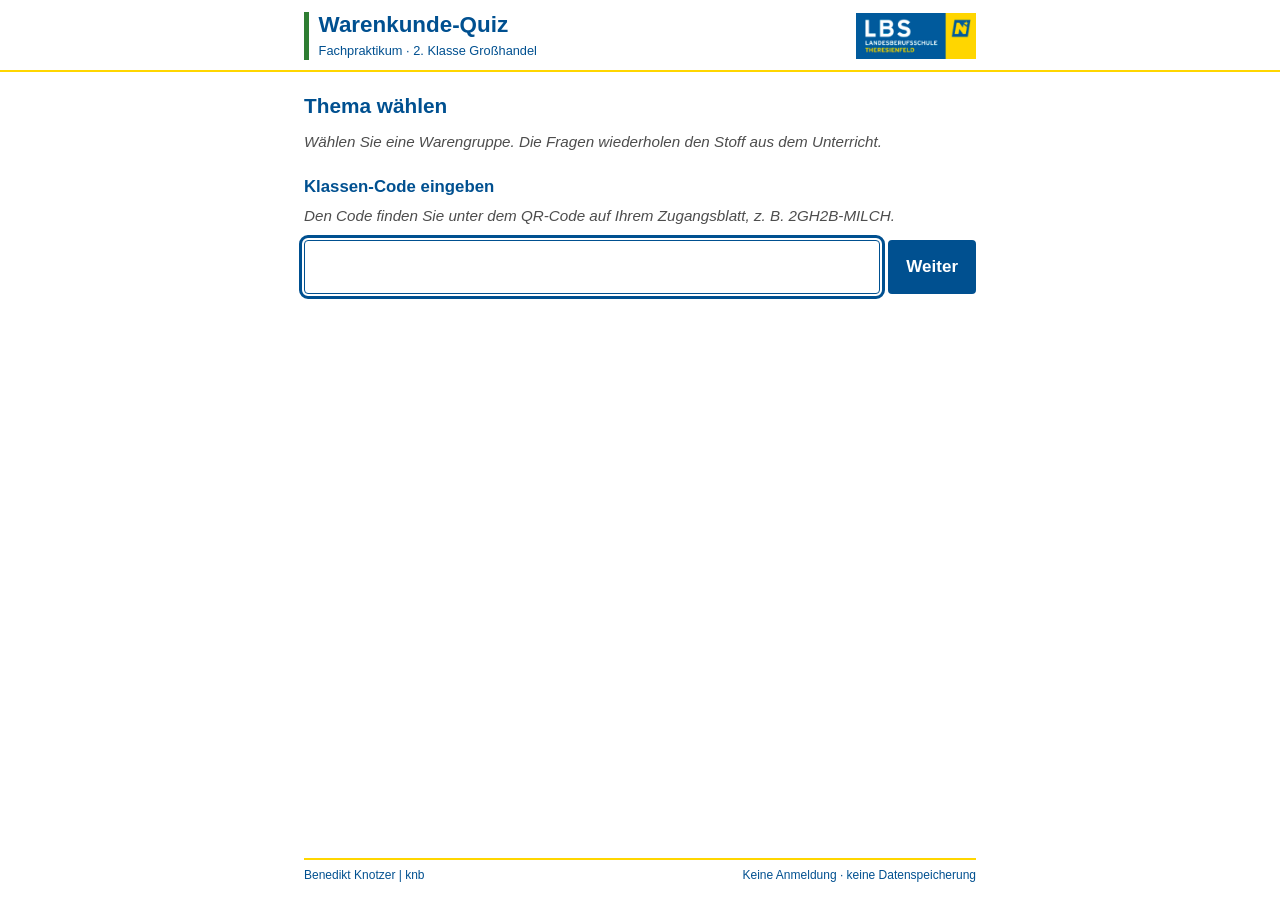
<file: index.html>
<!DOCTYPE html>
<html lang="de-AT">
<head>
  <meta charset="utf-8">
  <meta name="viewport" content="width=device-width, initial-scale=1">
  <meta name="theme-color" content="#005090">
  <meta name="color-scheme" content="light">
  <meta name="robots" content="noindex">
  <title>Warenkunde-Quiz · LBS Theresienfeld</title>
  <link rel="icon" href="data:,">
  <link rel="stylesheet" href="css/knb-stil.css?v=2026-10-24">
  <link rel="stylesheet" href="css/quiz.css?v=2026-11-27">
</head>
<body>
  <header class="knb-kopf">
    <div class="knb-kopf-inhalt">
      <div class="knb-kopf-text">
        <h1 class="knb-titel">Warenkunde-Quiz</h1>
        <p class="knb-kopf-fach" id="kopf-fach">Fachpraktikum · 2. Klasse Großhandel</p>
      </div>
      <img class="knb-logo" src="bilder/lbs-logo.png" width="286" height="109"
           alt="Landesberufsschule Theresienfeld">
    </div>
  </header>

  <main id="inhalt" class="knb-inhalt">
    <noscript>
      <div class="meldung">Bitte aktivieren Sie JavaScript, damit das Quiz funktioniert.</div>
    </noscript>

    <!-- Startseite: Themenauswahl -->
    <section id="ansicht-start" class="ansicht" aria-labelledby="start-titel">
      <h2 id="start-titel" class="knb-seitentitel" tabindex="-1">Thema wählen</h2>
      <p class="knb-anleitung">Wählen Sie eine Warengruppe. Die Fragen wiederholen den Stoff aus dem Unterricht.</p>
      <p id="start-lade" class="leise">Fragen werden geladen …</p>
      <div id="start-meldung"></div>
      <form id="start-code" class="code-form" hidden>
        <label class="knb-abschnitt feld-titel" for="code-eingabe">Klassen-Code eingeben</label>
        <p class="knb-anleitung">Den Code finden Sie unter dem QR-Code auf Ihrem Zugangsblatt, z. B. 2GH2B-MILCH.</p>
        <p id="code-meldung" class="code-meldung" role="alert" hidden></p>
        <div class="code-zeile">
          <input id="code-eingabe" class="auswahl" type="text" autocomplete="off" autocapitalize="characters"
                 spellcheck="false" required>
          <button type="submit" class="knopf haupt">Weiter</button>
        </div>
      </form>
      <div id="themen-liste" class="themen-liste"></div>
      <p id="start-spaeter" class="knb-anleitung" hidden></p>
    </section>

    <!-- Einstellungen für das gewählte Thema -->
    <section id="ansicht-einstellungen" class="ansicht" aria-labelledby="einst-titel" hidden>
      <button type="button" class="link-knopf" id="einst-zurueck">← Anderes Thema</button>
      <h2 id="einst-titel" class="knb-seitentitel" tabindex="-1"></h2>

      <fieldset class="anzahl">
        <legend class="knb-abschnitt feld-titel">Art</legend>
        <div class="segment" id="einst-modus">
          <label><input type="radio" name="modus" value="ueben" checked><span>Quiz</span></label>
          <label id="modus-karten"><input type="radio" name="modus" value="karten"><span>Karteikarten</span></label>
          <label id="modus-klasse"><input type="radio" name="modus" value="klasse"><span>Klasse</span></label>
        </div>
      </fieldset>

      <div id="einst-unterthema-feld">
        <label class="knb-abschnitt feld-titel" for="einst-unterthema">Unterthema</label>
        <select id="einst-unterthema" class="auswahl"></select>
      </div>

      <fieldset class="anzahl" id="einst-themenwahl" hidden>
        <legend class="knb-abschnitt feld-titel">Themen</legend>
        <p class="knb-anleitung">Haken Sie die Themen an, die drankommen sollen.</p>
        <div class="themenwahl-knoepfe">
          <button type="button" class="link-knopf" id="themenwahl-alle">Alle</button>
          <button type="button" class="link-knopf" id="themenwahl-keine">Keine</button>
        </div>
        <div id="themenwahl-liste" class="themenwahl-liste"></div>
      </fieldset>

      <fieldset class="anzahl">
        <legend class="knb-abschnitt feld-titel">Anzahl der Fragen</legend>
        <div class="segment" id="einst-anzahl">
          <label><input type="radio" name="anzahl" value="5"><span>5</span></label>
          <label><input type="radio" name="anzahl" value="10" checked><span>10</span></label>
          <label><input type="radio" name="anzahl" value="20"><span>20</span></label>
          <label><input type="radio" name="anzahl" value="30"><span>30</span></label>
          <label><input type="radio" name="anzahl" value="50"><span>50</span></label>
          <label><input type="radio" name="anzahl" value="alle"><span>Alle</span></label>
        </div>
      </fieldset>

      <p id="einst-info" class="knb-anleitung" aria-live="polite"></p>
      <button type="button" class="knopf haupt" id="einst-start">Quiz starten</button>
    </section>

    <!-- Quiz -->
    <section id="ansicht-quiz" class="ansicht" aria-labelledby="quiz-frage" hidden>
      <div class="quiz-leiste">
        <span id="quiz-fortschritt" class="fortschritt-text"></span>
        <button type="button" class="link-knopf" id="quiz-beenden">Beenden</button>
      </div>
      <div class="klasse-leiste" id="quiz-klasse-leiste" hidden>
        <span id="quiz-stand" class="klasse-stand"></span>
        <span id="quiz-uhr" class="klasse-uhr" aria-live="off"></span>
      </div>
      <div class="balken" role="progressbar" aria-labelledby="quiz-fortschritt" id="quiz-balken-rahmen"
           aria-valuemin="0">
        <div class="balken-fuellung" id="quiz-balken"></div>
      </div>

      <p id="quiz-thema" class="knb-abschnitt quiz-thema"></p>
      <h2 id="quiz-frage" class="frage" tabindex="-1"></h2>
      <p id="quiz-anleitung" class="knb-anleitung"></p>

      <div id="quiz-antworten"></div>

      <div id="quiz-rueckmeldung" class="rueckmeldung" aria-live="polite" hidden></div>
      <div id="quiz-aktionen" class="knopf-reihe team-knoepfe" hidden></div>
      <button type="button" class="knopf haupt" id="quiz-weiter" hidden>Weiter</button>
    </section>

    <!-- Auswertung -->
    <section id="ansicht-ergebnis" class="ansicht" aria-labelledby="erg-titel" hidden>
      <h2 id="erg-titel" class="knb-seitentitel" tabindex="-1">Auswertung</h2>

      <div class="tabelle punkte">
        <div class="tabelle-kopf">Ergebnis</div>
        <div class="tabelle-inhalt">
          <div id="erg-prozent" class="punkte-zahl"></div>
          <div id="erg-anzahl"></div>
          <div class="punkte-note" id="erg-note-zeile">Note laut Notenschlüssel: <strong id="erg-note"></strong></div>
          <div id="erg-text" class="punkte-text"></div>
        </div>
      </div>

      <table class="notenschluessel unterthemen" id="erg-unterthemen" hidden>
        <caption>So lief es in den Unterthemen – das Schwächste zuerst</caption>
        <thead><tr><th scope="col">Unterthema</th><th scope="col" id="erg-unterthemen-spalte">Richtig</th><th scope="col">%</th></tr></thead>
        <tbody id="erg-unterthemen-liste"></tbody>
      </table>

      <table class="notenschluessel" id="erg-schluessel-tabelle">
        <caption>Notenschlüssel der LBS Theresienfeld (wie bei der Schularbeit)</caption>
        <thead><tr><th scope="col">Prozent</th><th scope="col">Note</th></tr></thead>
        <tbody id="erg-schluessel"></tbody>
      </table>

      <div class="knopf-reihe">
        <button type="button" class="knopf haupt" id="erg-wiederholen">Falsche Fragen wiederholen</button>
        <button type="button" class="knopf" id="erg-neu">Neues Quiz</button>
      </div>

      <div id="erg-falsch-bereich">
        <h3 class="knb-abschnitt" id="erg-falsch-titel">Falsch beantwortet – so ist es richtig</h3>
        <ol id="erg-falsch-liste" class="falsch-liste"></ol>
      </div>
    </section>
  </main>

  <footer class="knb-fuss">
    <div class="knb-fuss-inhalt">
      <p>Benedikt Knotzer | knb</p>
      <p>Keine Anmeldung · keine Datenspeicherung</p>
    </div>
  </footer>

  <script src="js/csv.js?v=2026-10-25b"></script>
  <script src="js/oa.js?v=2026-10-25b"></script>
  <script src="js/app.js?v=2026-11-27b"></script>
</body>
</html>
</file>
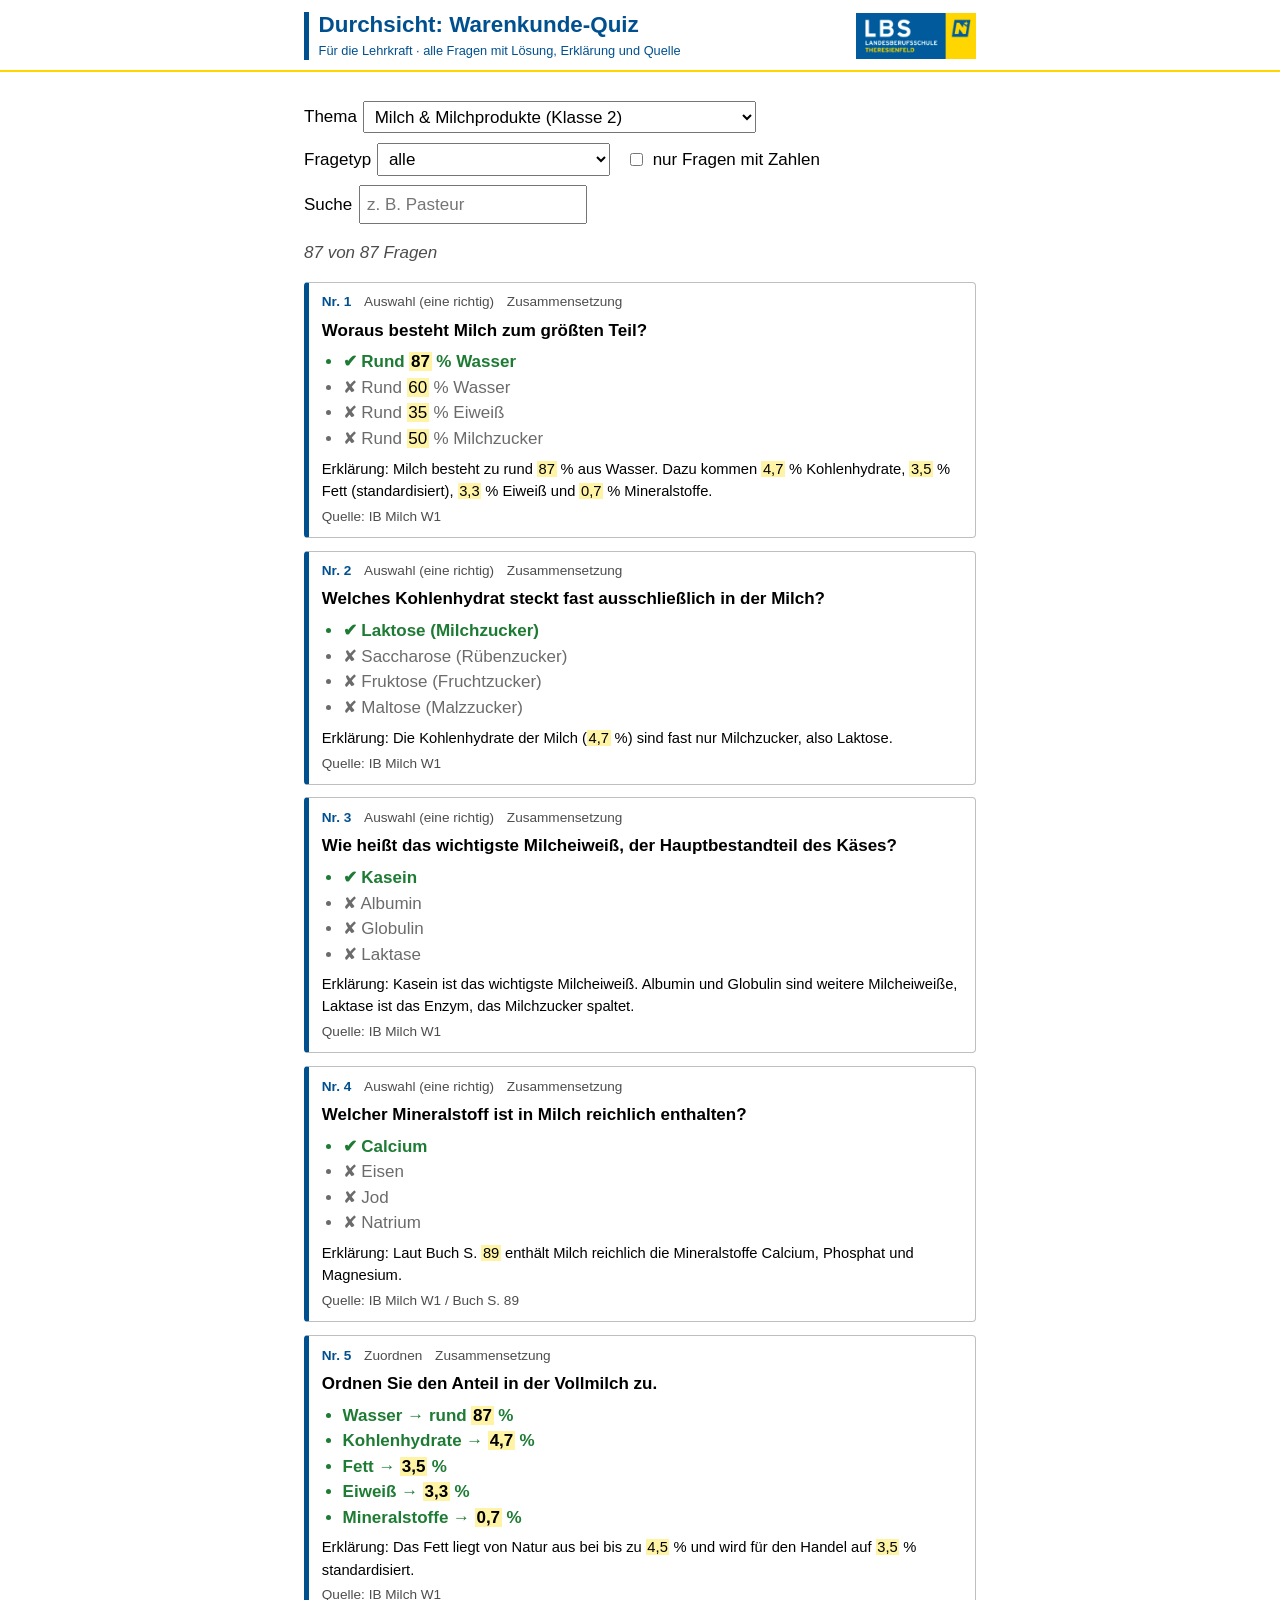
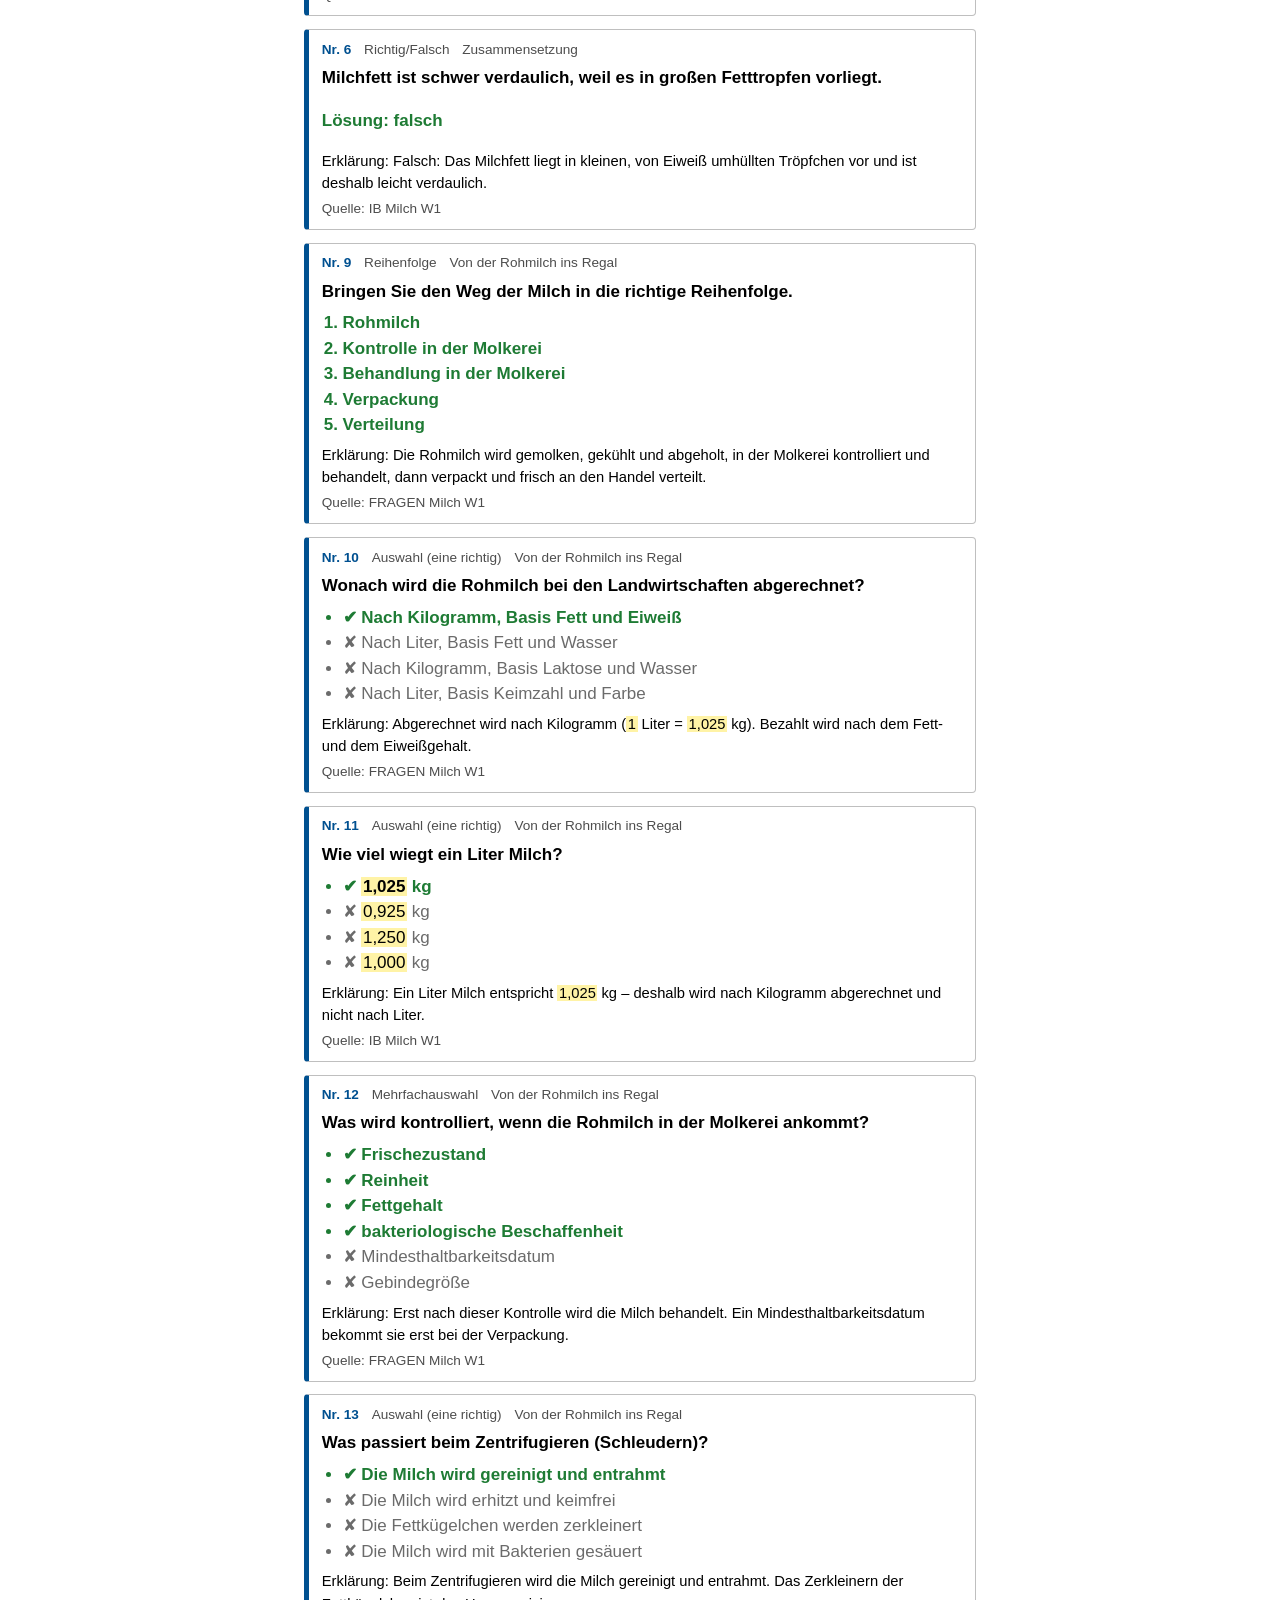
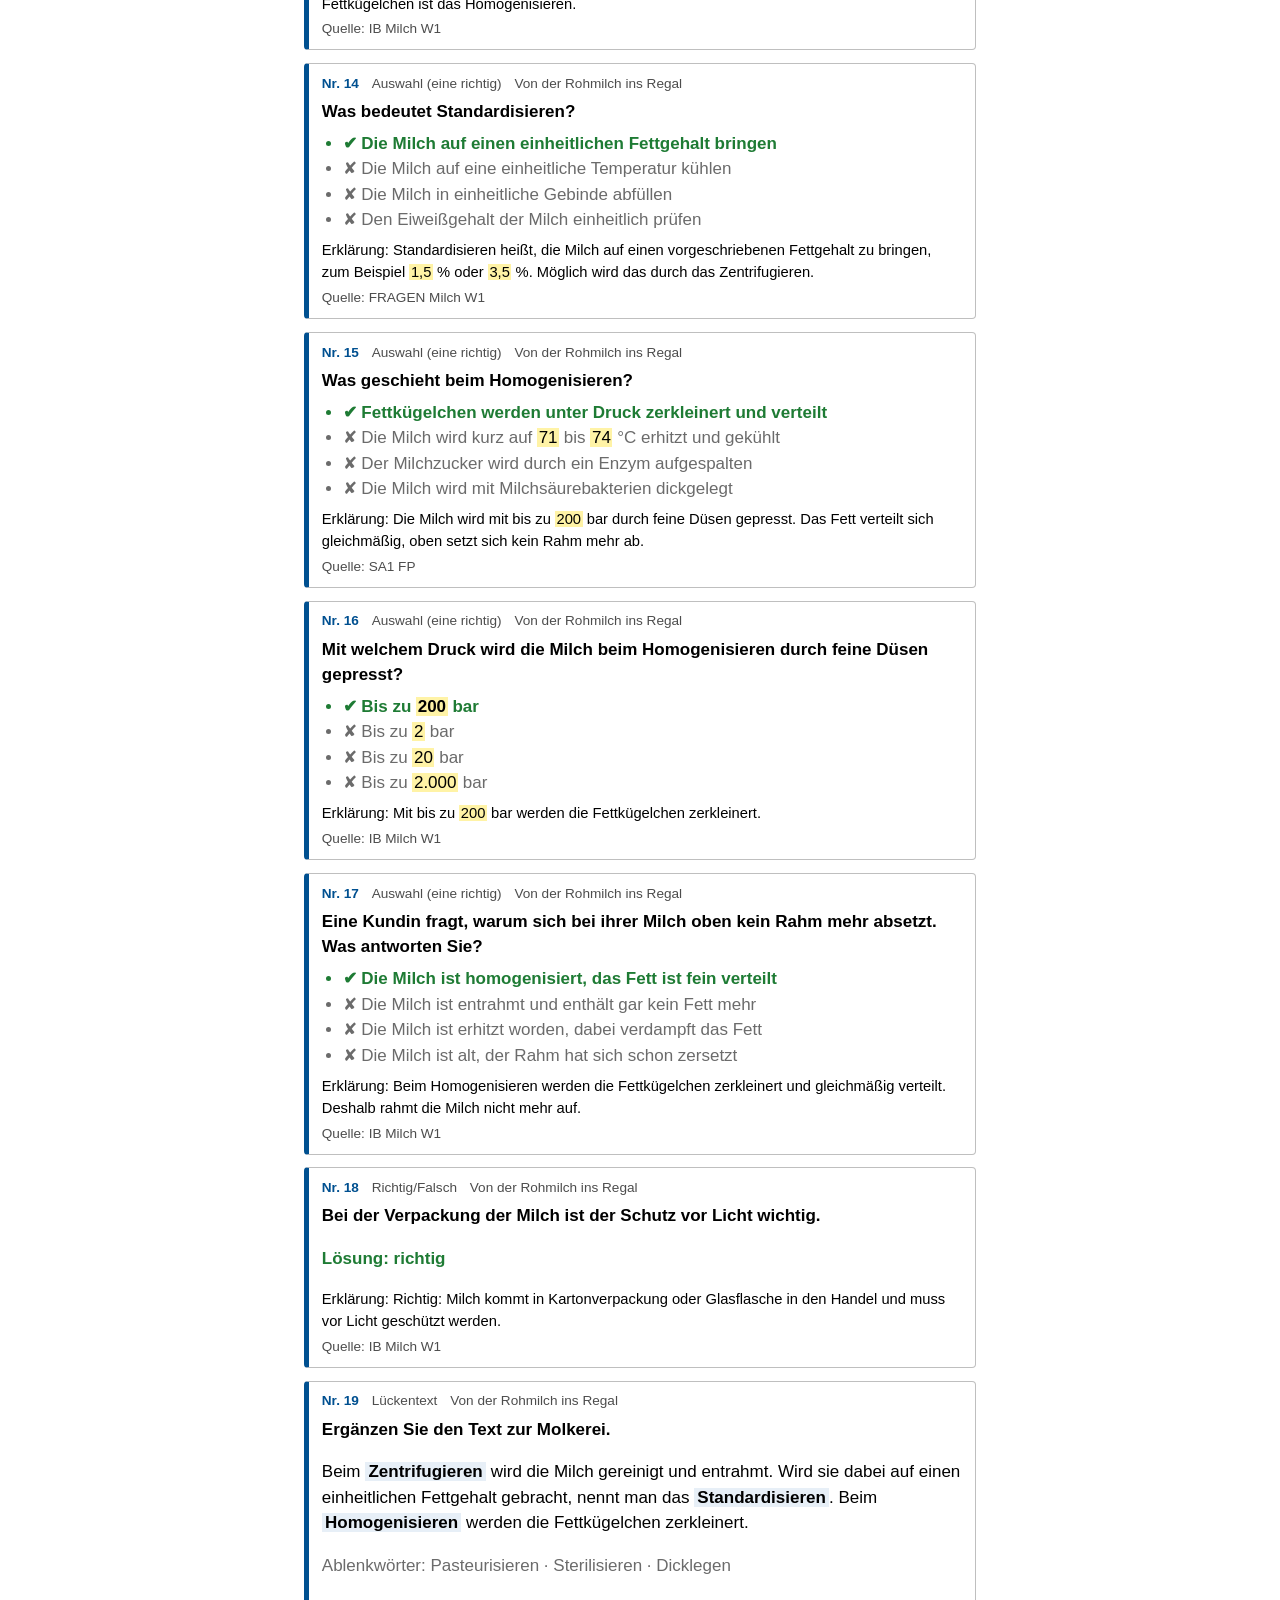
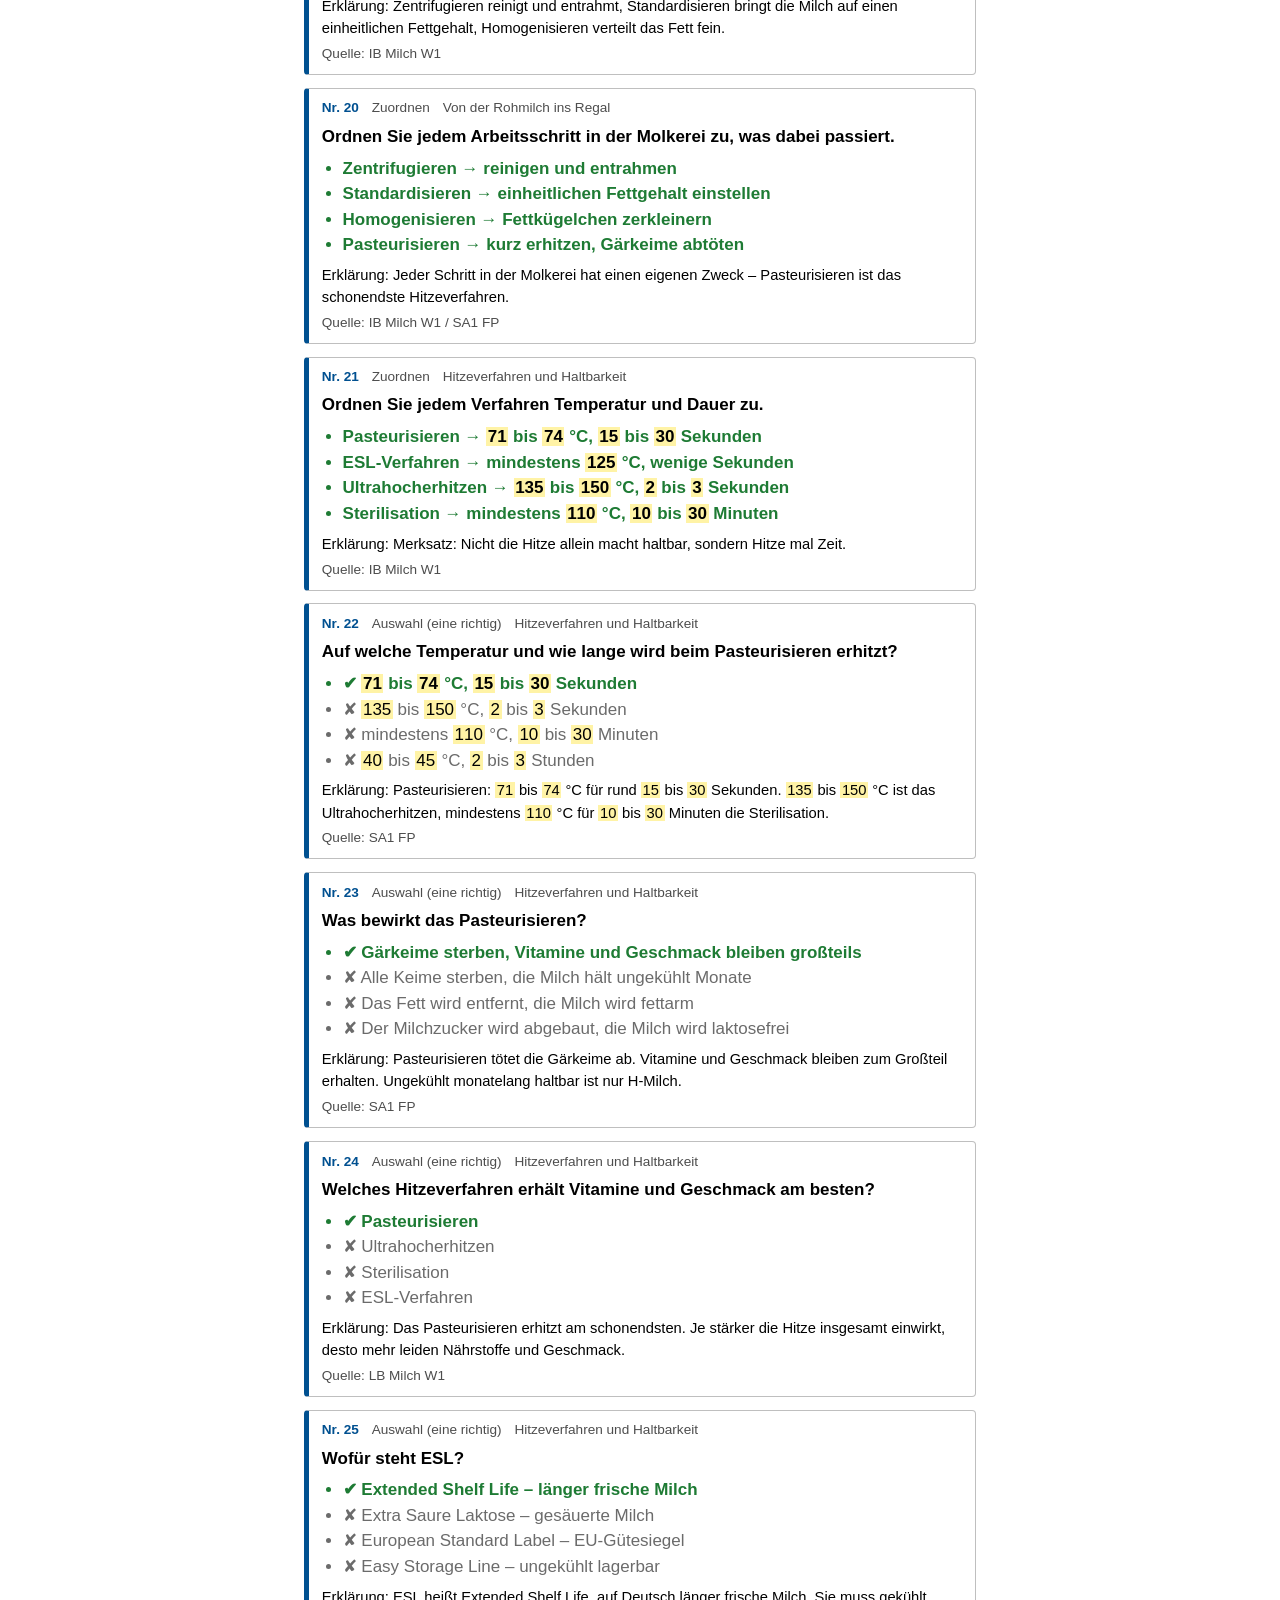
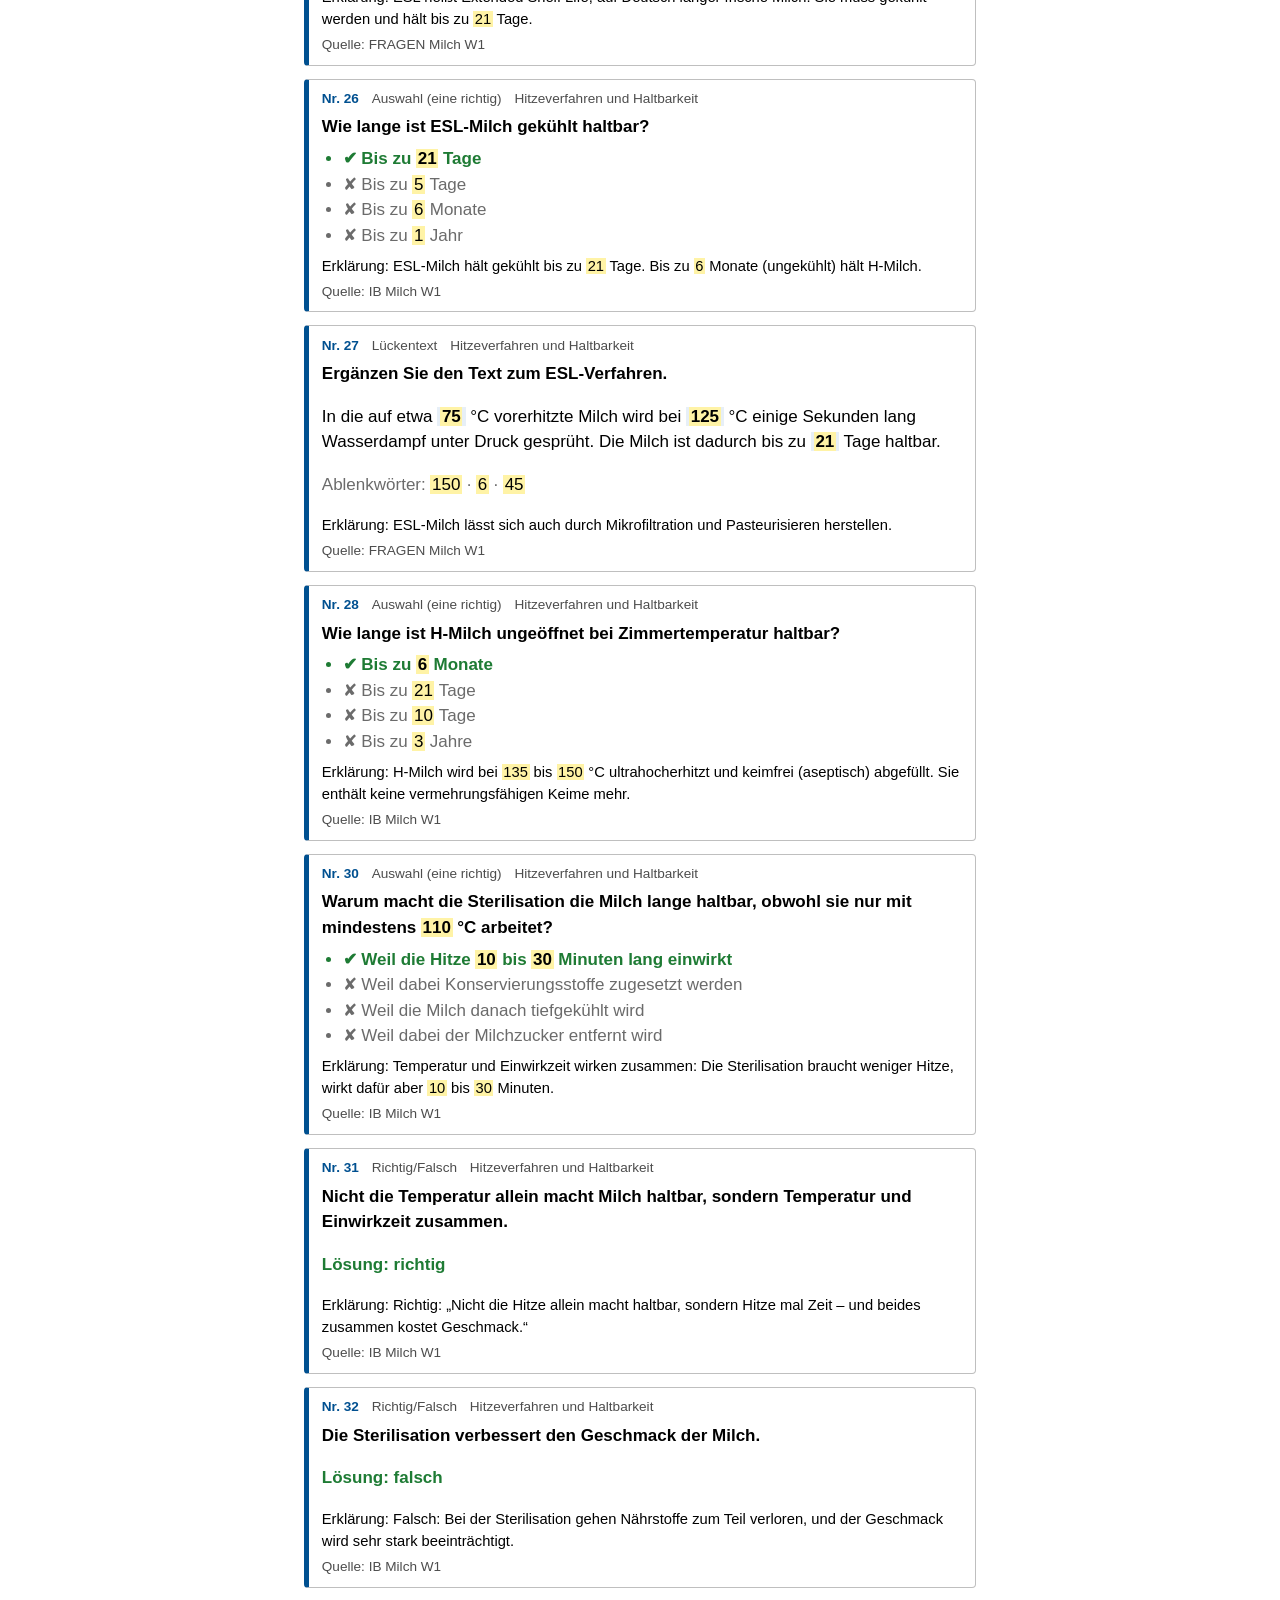
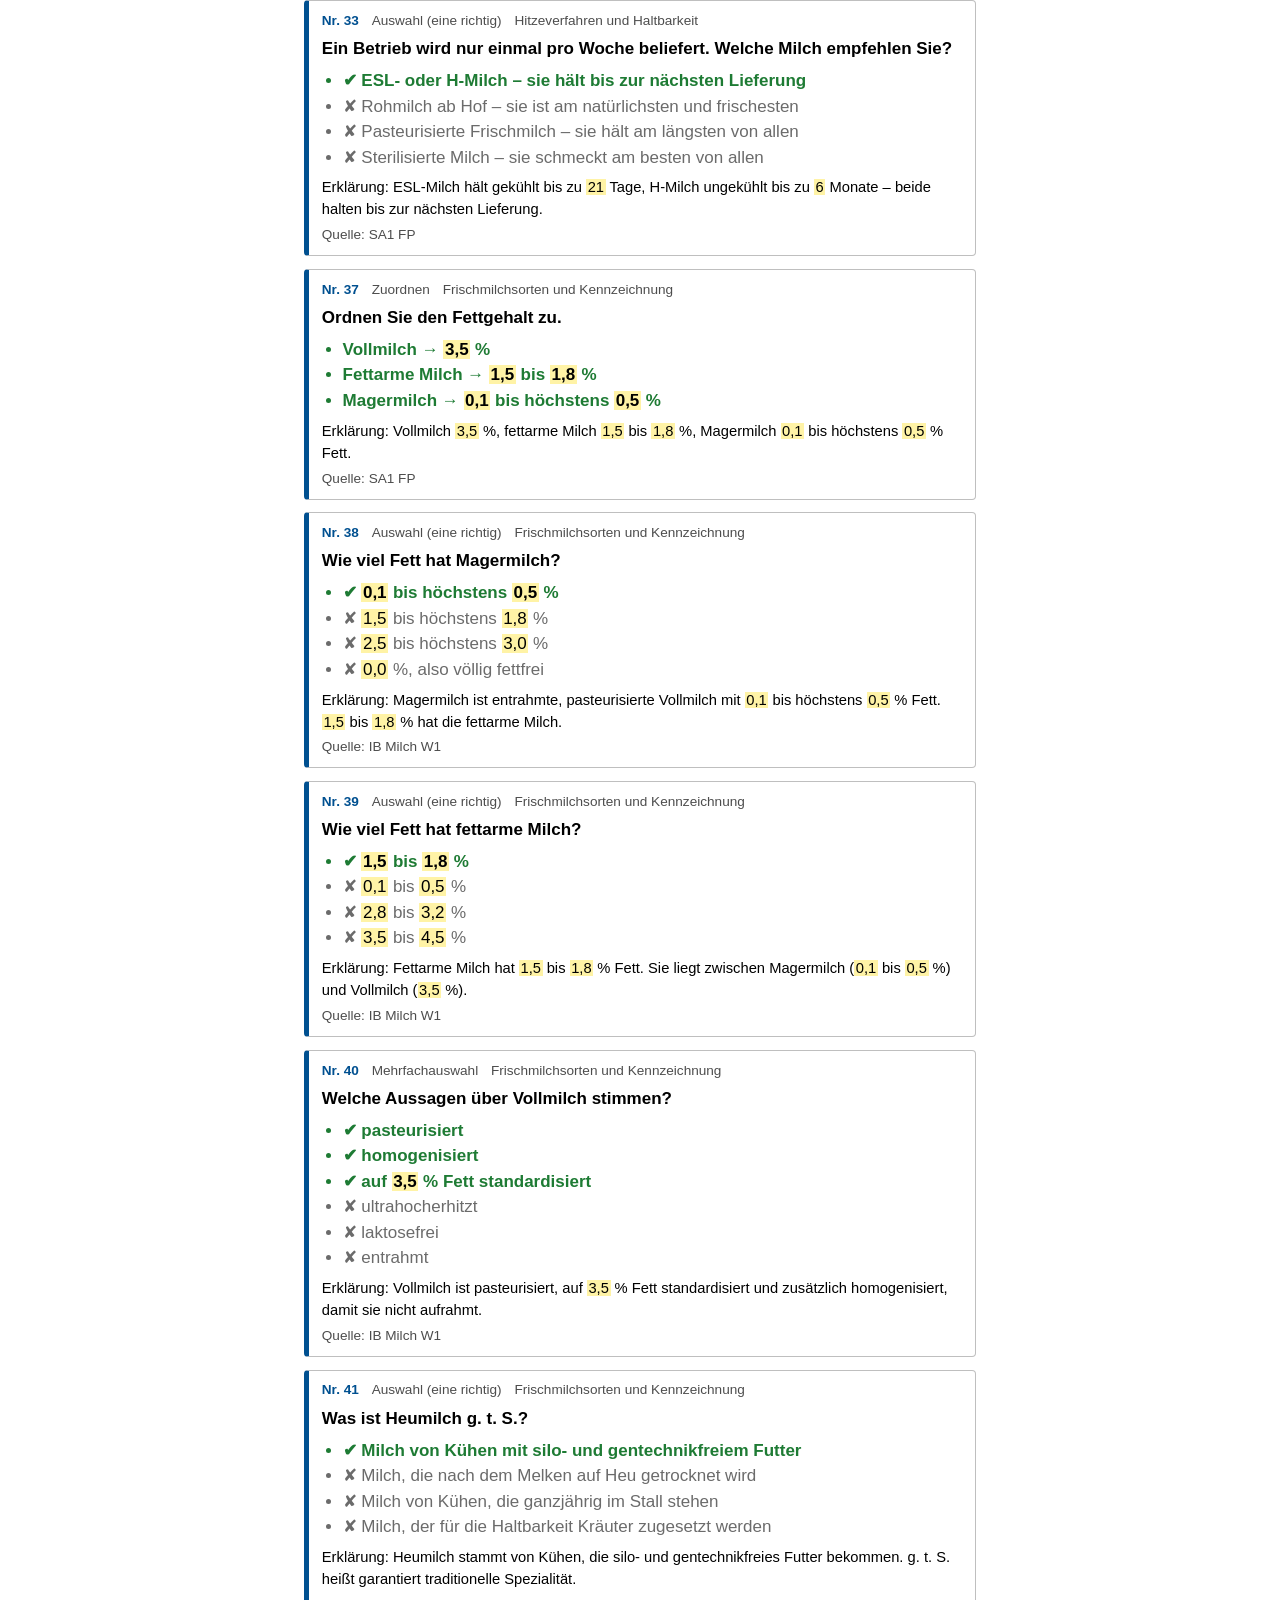
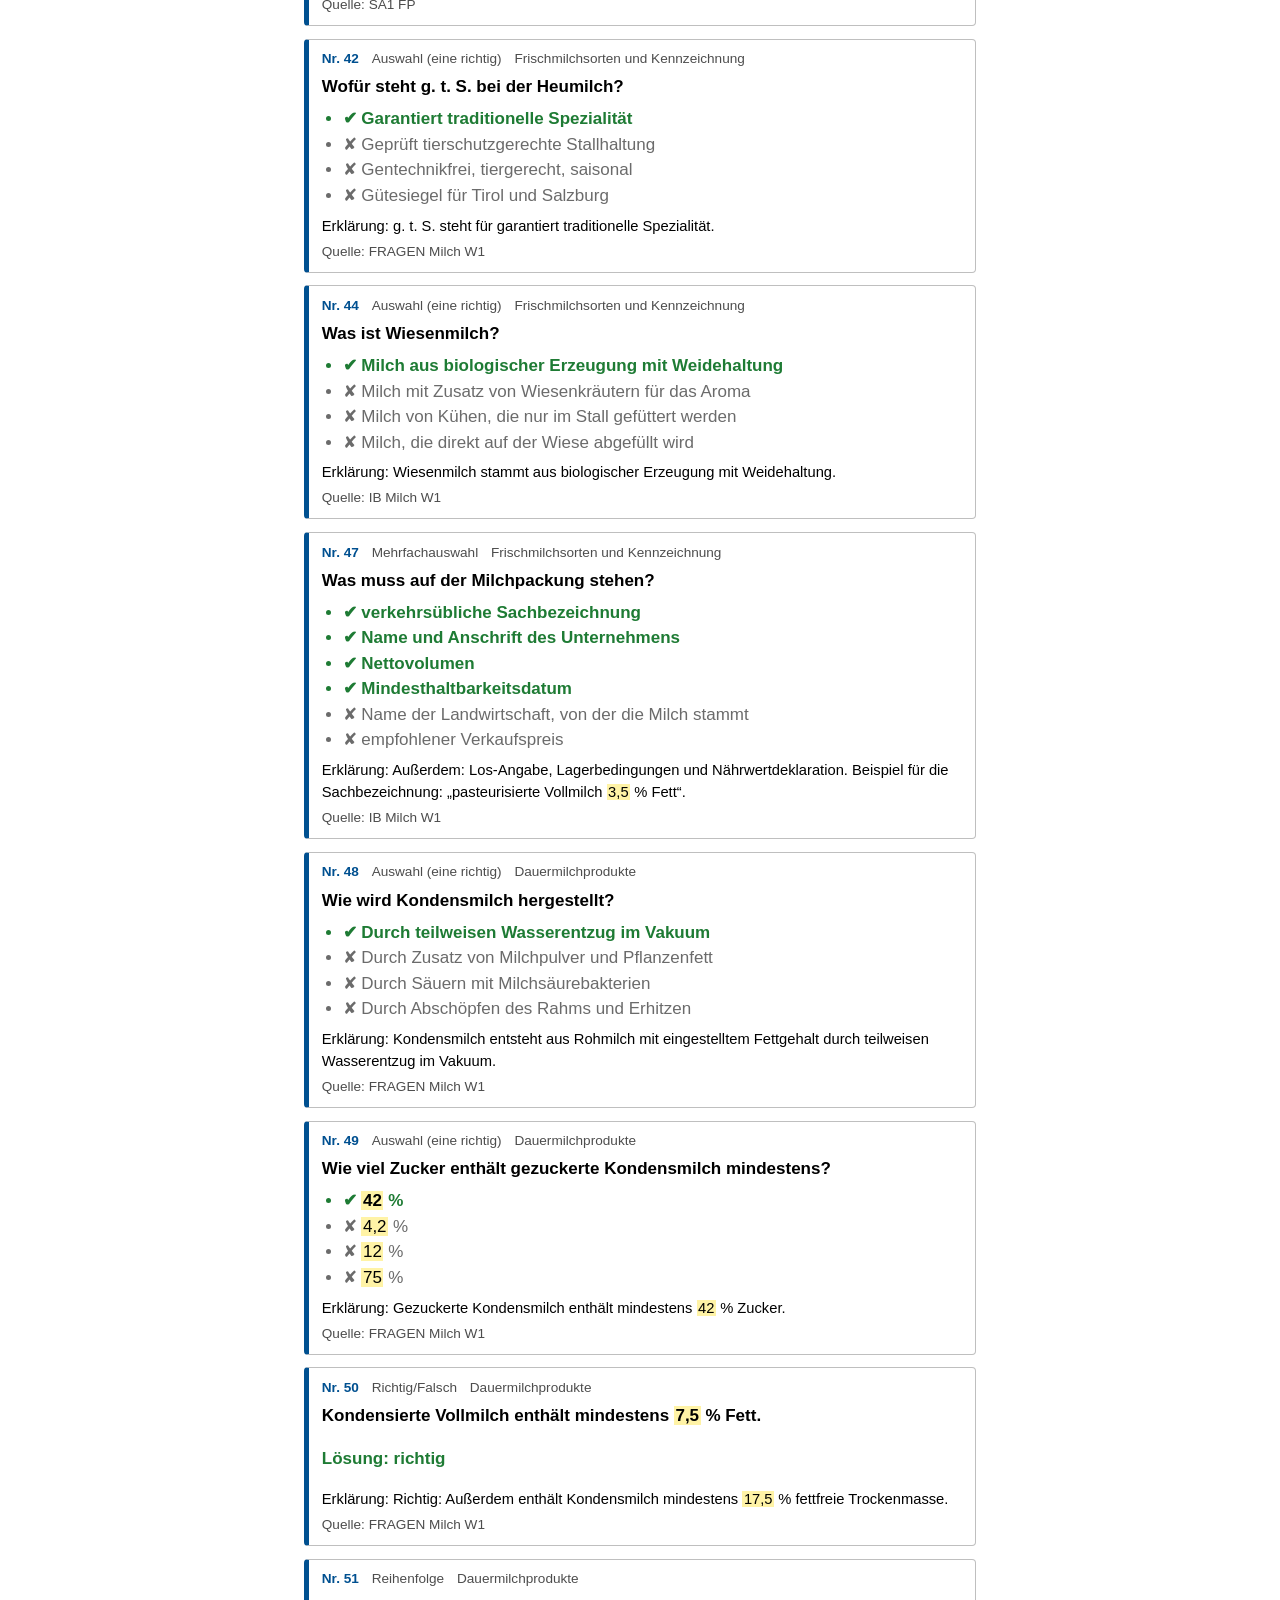
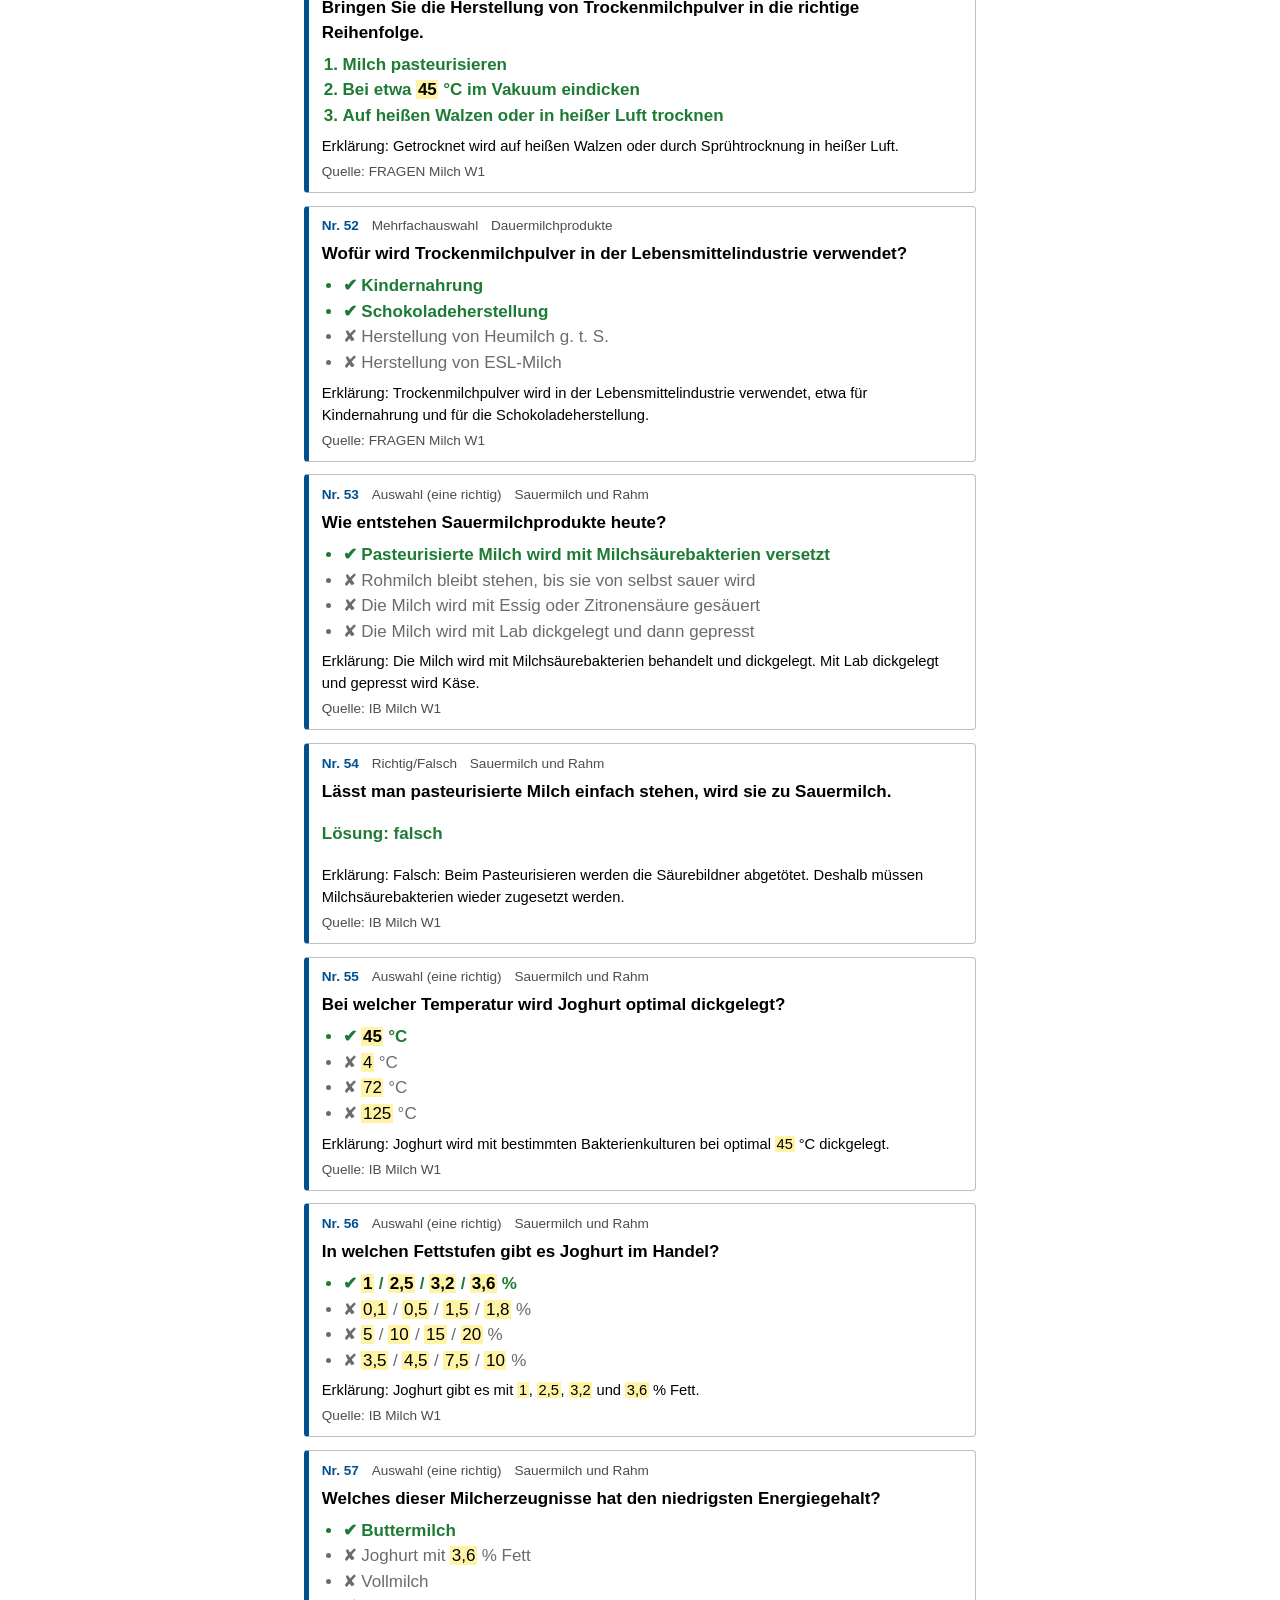
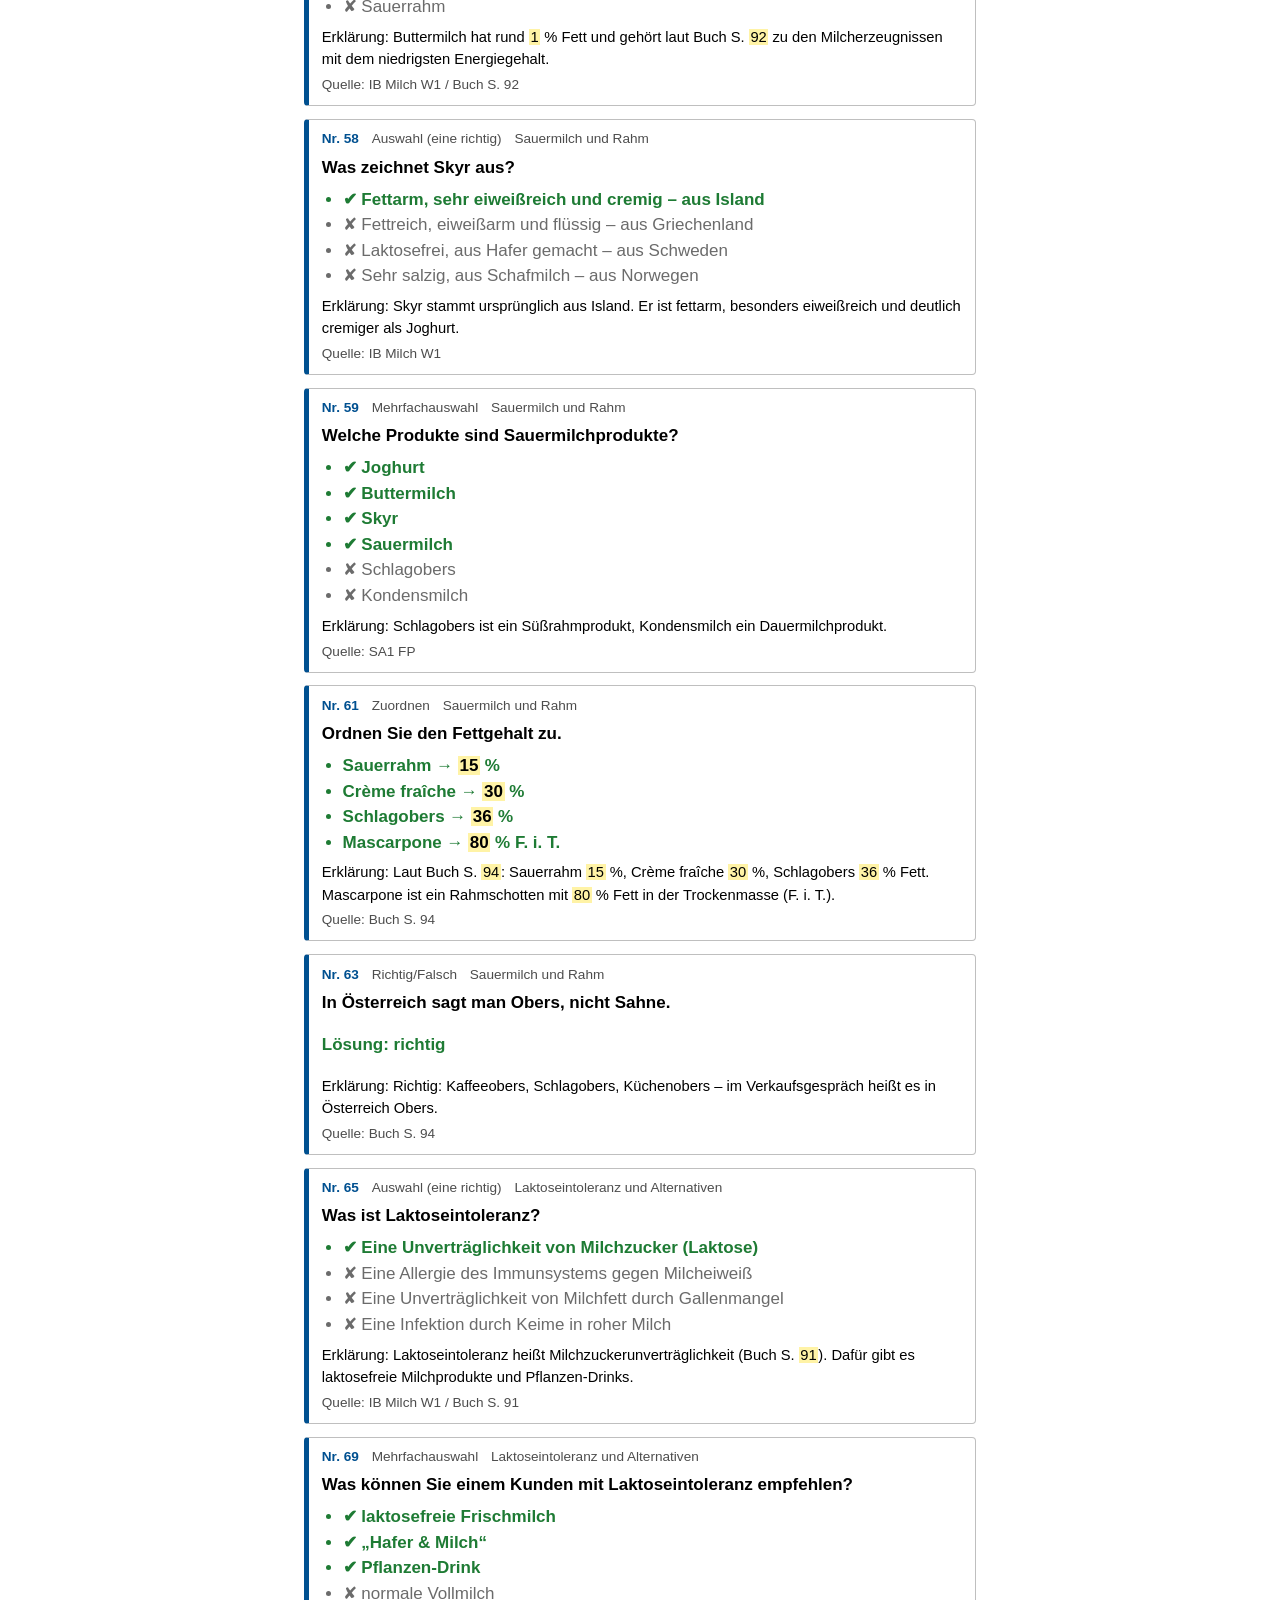
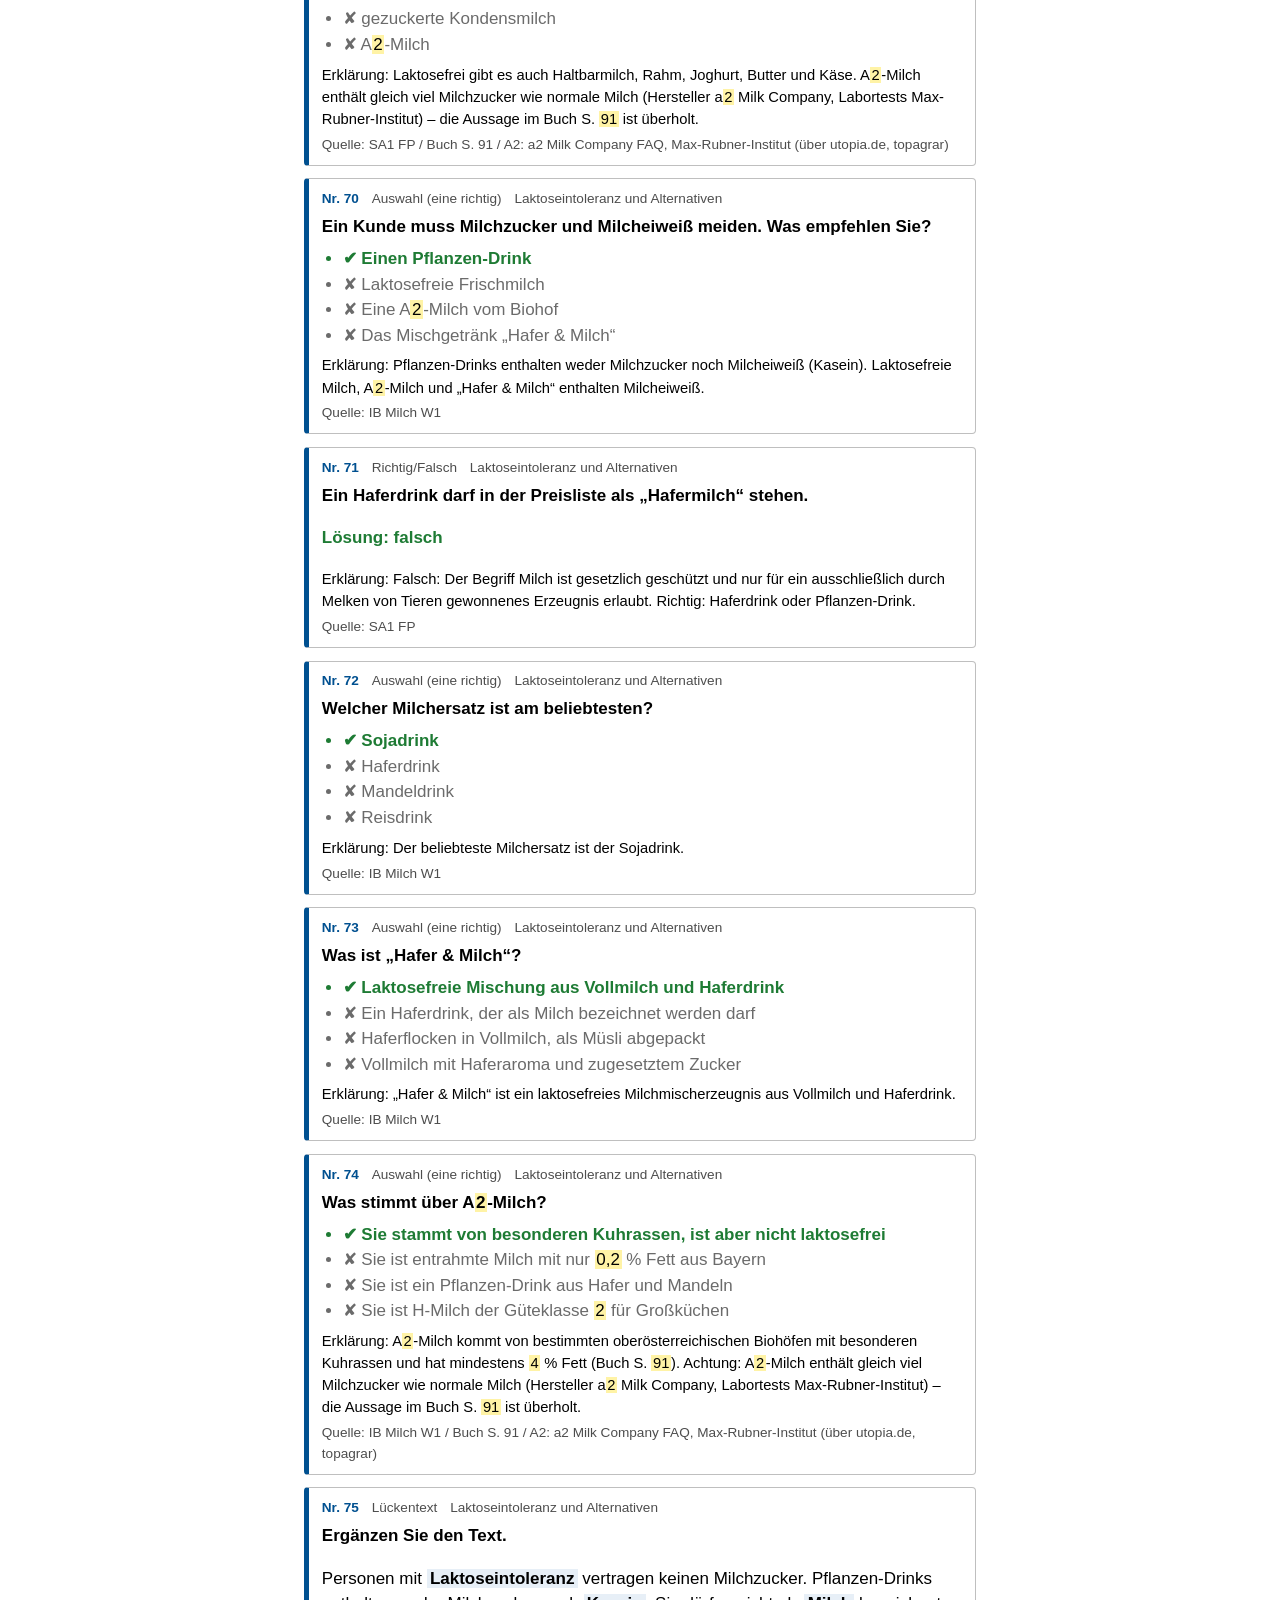
<file: durchsicht.html>
<!DOCTYPE html>
<html lang="de-AT">
<head>
  <meta charset="utf-8">
  <meta name="viewport" content="width=device-width, initial-scale=1">
  <meta name="color-scheme" content="light">
  <meta name="robots" content="noindex">
  <title>Durchsicht · Warenkunde-Quiz</title>
  <link rel="icon" href="data:,">
  <link rel="stylesheet" href="css/knb-stil.css?v=2026-10-24">
  <style>
    /* Durchsicht für die Lehrkraft: alle Fragen eines Themas mit Lösung auf einen Blick */
    .ds-wahl { display: flex; flex-wrap: wrap; gap: 0.6rem 1rem; align-items: center; margin: 0.8rem 0 1rem; }
    .ds-wahl label { display: flex; gap: 0.4rem; align-items: center; max-width: 100%; }
    .ds-wahl select, .ds-wahl input[type=search] { font: inherit; padding: 0.3rem 0.4rem; min-width: 0; flex: 1 1 auto; }
    .ds-zahl { color: var(--knb-text-leise); font-style: italic; margin: 0 0 1rem; }
    .ds-frage { border: 1px solid var(--knb-rahmen); border-left: 5px solid var(--knb-blau);
      border-radius: 4px; padding: 0.6rem 0.8rem; margin: 0 0 0.8rem; break-inside: avoid; }
    .ds-frage.pruefen { border-left-color: #C00000; }
    .ds-kopf { display: flex; flex-wrap: wrap; gap: 0.3rem 0.8rem; font-size: 0.85rem;
      color: var(--knb-text-leise); margin-bottom: 0.3rem; }
    .ds-kopf b { color: var(--knb-blau); }
    .ds-text { font-weight: 700; margin: 0 0 0.4rem; }
    .ds-frage ul, .ds-frage ol { margin: 0.2rem 0 0.4rem; padding-left: 1.3rem; }
    .ds-ok { color: #1E7B34; font-weight: 700; }
    .ds-nein { color: #6B6B6B; }
    .ds-luecke { background: #E7EFF7; font-weight: 700; padding: 0 0.2rem; }
    .ds-erkl { font-size: 0.92rem; margin: 0.3rem 0 0; }
    .ds-quelle { font-size: 0.85rem; color: var(--knb-text-leise); margin: 0.3rem 0 0; }
    .ds-quelle.warn { color: #C00000; font-weight: 700; }
    mark.ds-num { background: #FFF3A6; padding: 0 0.1rem; }
    @media print {
      @page { size: A4; margin: 12mm; }
      .ds-wahl { display: none; }
      mark.ds-num { background: none; text-decoration: underline; }
    }
  </style>
</head>
<body>
  <header class="knb-kopf">
    <div class="knb-kopf-inhalt">
      <div class="knb-kopf-text">
        <h1 class="knb-titel">Durchsicht: Warenkunde-Quiz</h1>
        <p class="knb-kopf-fach">Für die Lehrkraft · alle Fragen mit Lösung, Erklärung und Quelle</p>
      </div>
      <img class="knb-logo" src="bilder/lbs-logo.png" width="286" height="109"
           alt="Landesberufsschule Theresienfeld">
    </div>
  </header>

  <main class="knb-inhalt">
    <div class="ds-wahl">
      <label>Thema <select id="ds-thema"></select></label>
      <label>Fragetyp <select id="ds-typ"><option value="">alle</option></select></label>
      <label><input type="checkbox" id="ds-zahlen"> nur Fragen mit Zahlen</label>
      <label>Suche <input type="search" id="ds-suche" placeholder="z. B. Pasteur"></label>
    </div>
    <p class="ds-zahl" id="ds-zahl"></p>
    <div id="ds-fehler" class="knb-hinweis" hidden></div>
    <div id="ds-liste"></div>
  </main>

  <footer class="knb-fuss">
    <div class="knb-fuss-inhalt">
      <p>Benedikt Knotzer | knb</p>
      <p>LBS Theresienfeld</p>
    </div>
  </footer>

  <script src="js/csv.js?v=2026-11-09"></script>
  <script>
    // durchsicht.html?thema=milch-milchprodukte.csv – Zahlen sind gelb markiert,
    // „bitte prüfen“ in der Quelle rot. Liest dieselben CSV-Dateien wie das Quiz.
    (function () {
      'use strict';
      var TYPNAME = { MC: 'Auswahl (eine richtig)', MM: 'Mehrfachauswahl', RF: 'Richtig/Falsch',
        ZU: 'Zuordnen', RH: 'Reihenfolge', LT: 'Lückentext', OF: 'Karteikarte', OA: 'Offene Antwort' };
      var selThema = document.getElementById('ds-thema');
      var selTyp = document.getElementById('ds-typ');
      var cbZahl = document.getElementById('ds-zahlen');
      var suche = document.getElementById('ds-suche');
      var liste = document.getElementById('ds-liste');
      var zahl = document.getElementById('ds-zahl');
      var fehler = document.getElementById('ds-fehler');
      var zeilen = [];
      var params = new URLSearchParams(location.search);

      function el(tag, cls, text) {
        var e = document.createElement(tag);
        if (cls) e.className = cls;
        if (text != null) e.textContent = text;
        return e;
      }
      // Text einsetzen, Zahlen gelb markieren (sicher: nur Textknoten, kein innerHTML)
      function mitZahlen(ziel, text) {
        var re = /\d+(?:[.,]\d+)*/g, pos = 0, m;
        while ((m = re.exec(text))) {
          ziel.appendChild(document.createTextNode(text.slice(pos, m.index)));
          ziel.appendChild(el('mark', 'ds-num', m[0]));
          pos = m.index + m[0].length;
        }
        ziel.appendChild(document.createTextNode(text.slice(pos)));
        return ziel;
      }
      function teile(s) { return (s || '').split('|').map(function (t) { return t.trim(); }).filter(Boolean); }
      function punkt(ul, text, cls) { ul.appendChild(mitZahlen(el('li', cls), text)); }

      function karte(z) {
        var k = el('div', 'ds-frage');
        var kopf = el('div', 'ds-kopf');
        var b = el('b', null, 'Nr. ' + z.nr); kopf.appendChild(b);
        kopf.appendChild(el('span', null, TYPNAME[z.typ] || z.typ));
        kopf.appendChild(el('span', null, z.thema));
        k.appendChild(kopf);

        if (z.typ === 'LT') {
          var p = el('p', 'ds-text', z.frage);
          k.appendChild(p);
          var lt = el('p');
          z.richtig.split(/(\[[^\]]*\])/).forEach(function (s) {
            if (/^\[.*\]$/.test(s)) lt.appendChild(mitZahlen(el('span', 'ds-luecke'), s.slice(1, -1)));
            else mitZahlen(lt, s);
          });
          k.appendChild(lt);
          var abl = [z.falsch1, z.falsch2, z.falsch3].filter(Boolean);
          if (abl.length) k.appendChild(mitZahlen(el('p', 'ds-nein'), 'Ablenkwörter: ' + abl.join(' · ')));
        } else {
          k.appendChild(mitZahlen(el('p', 'ds-text'), z.frage));
          var ul;
          if (z.typ === 'MC' || z.typ === 'MM') {
            ul = el('ul');
            teile(z.richtig).forEach(function (t) { punkt(ul, '✔ ' + t, 'ds-ok'); });
            var falsche = z.typ === 'MM' ? teile([z.falsch1, z.falsch2, z.falsch3].join('|'))
              : [z.falsch1, z.falsch2, z.falsch3].filter(Boolean);
            falsche.forEach(function (t) { punkt(ul, '✘ ' + t, 'ds-nein'); });
            k.appendChild(ul);
          } else if (z.typ === 'RF') {
            k.appendChild(mitZahlen(el('p', 'ds-ok'), 'Lösung: ' + z.richtig));
          } else if (z.typ === 'ZU') {
            ul = el('ul');
            teile(z.richtig).forEach(function (t) { punkt(ul, t.replace(/\s*=\s*/, ' → '), 'ds-ok'); });
            k.appendChild(ul);
          } else if (z.typ === 'RH') {
            ul = el('ol');
            teile(z.richtig).forEach(function (t) { punkt(ul, t, 'ds-ok'); });
            k.appendChild(ul);
          } else if (z.typ === 'OF') {
            k.appendChild(mitZahlen(el('p', 'ds-ok'), 'Musterantwort: ' + z.richtig));
          } else if (z.typ === 'OA') {
            k.appendChild(mitZahlen(el('p', 'ds-ok'), 'Musterantwort: ' + z.richtig));
            var begr = teile(z.falsch1);
            k.appendChild(mitZahlen(el('p', 'ds-erkl'), 'Korrigiert nach: ' + begr.join(' · ') +
              ' (genügen: ' + (z.falsch2 || begr.length) + ' von ' + begr.length + ')'));
          }
        }
        if (z.erklaerung) k.appendChild(mitZahlen(el('p', 'ds-erkl'), 'Erklärung: ' + z.erklaerung));
        var pruefen = /bitte prüfen/i.test(z.quelle);
        if (pruefen) k.classList.add('pruefen');
        k.appendChild(el('p', 'ds-quelle' + (pruefen ? ' warn' : ''), 'Quelle: ' + (z.quelle || '– fehlt –')));
        return k;
      }

      function zeige() {
        var typ = selTyp.value, nurZahl = cbZahl.checked, s = suche.value.trim().toLowerCase();
        liste.textContent = '';
        var n = 0;
        zeilen.forEach(function (z) {
          var alles = [z.frage, z.richtig, z.falsch1, z.falsch2, z.falsch3, z.erklaerung].join(' ');
          if (typ && z.typ !== typ) return;
          if (nurZahl && !/\d/.test(alles)) return;
          if (s && (alles + ' ' + z.quelle + ' ' + z.thema).toLowerCase().indexOf(s) < 0) return;
          liste.appendChild(karte(z));
          n++;
        });
        zahl.textContent = n + ' von ' + zeilen.length + ' Fragen';
      }

      function ladeThema(datei) {
        fehler.hidden = true;
        liste.textContent = '';
        zahl.textContent = 'Lädt …';
        fetch('daten/' + datei, { cache: 'no-cache' }).then(function (r) {
          if (!r.ok) throw new Error('Datei ' + datei + ' nicht gefunden (' + r.status + ').');
          return r.arrayBuffer();
        }).then(function (buf) {
          var p = QuizDaten.parseCsv(QuizDaten.dekodiere(buf).text, ';');
          var kopf = p.datensaetze[0].felder.map(function (f) { return f.trim().toLowerCase(); });
          zeilen = p.datensaetze.slice(1).map(function (d) {
            var o = {};
            kopf.forEach(function (k, i) { o[k] = (d.felder[i] || '').trim(); });
            return o;
          });
          var typen = {};
          zeilen.forEach(function (z) { typen[z.typ] = (typen[z.typ] || 0) + 1; });
          selTyp.length = 1;
          Object.keys(typen).sort().forEach(function (t) {
            selTyp.appendChild(new Option((TYPNAME[t] || t) + ' (' + typen[t] + ')', t));
          });
          var u = new URL(location.href); u.searchParams.set('thema', datei);
          history.replaceState(null, '', u);
          zeige();
        }).catch(function (e) {
          fehler.textContent = e.message; fehler.hidden = false; zahl.textContent = '';
        });
      }

      fetch('daten/themen.json', { cache: 'no-cache' }).then(function (r) { return r.json(); })
        .then(function (themen) {
          themen.filter(function (t) { return t.datei; }).forEach(function (t) {
            selThema.appendChild(new Option(t.titel + ' (Klasse ' + (t.klassen || []).join(', ') + ')', t.datei));
          });
          var gewuenscht = params.get('thema');
          if (gewuenscht && [].some.call(selThema.options, function (o) { return o.value === gewuenscht; })) {
            selThema.value = gewuenscht;
          }
          ladeThema(selThema.value);
        }).catch(function (e) { fehler.textContent = 'themen.json: ' + e.message; fehler.hidden = false; });

      selThema.addEventListener('change', function () { ladeThema(selThema.value); });
      selTyp.addEventListener('change', zeige);
      cbZahl.addEventListener('change', zeige);
      suche.addEventListener('input', zeige);
    })();
  </script>
</body>
</html>
</file>
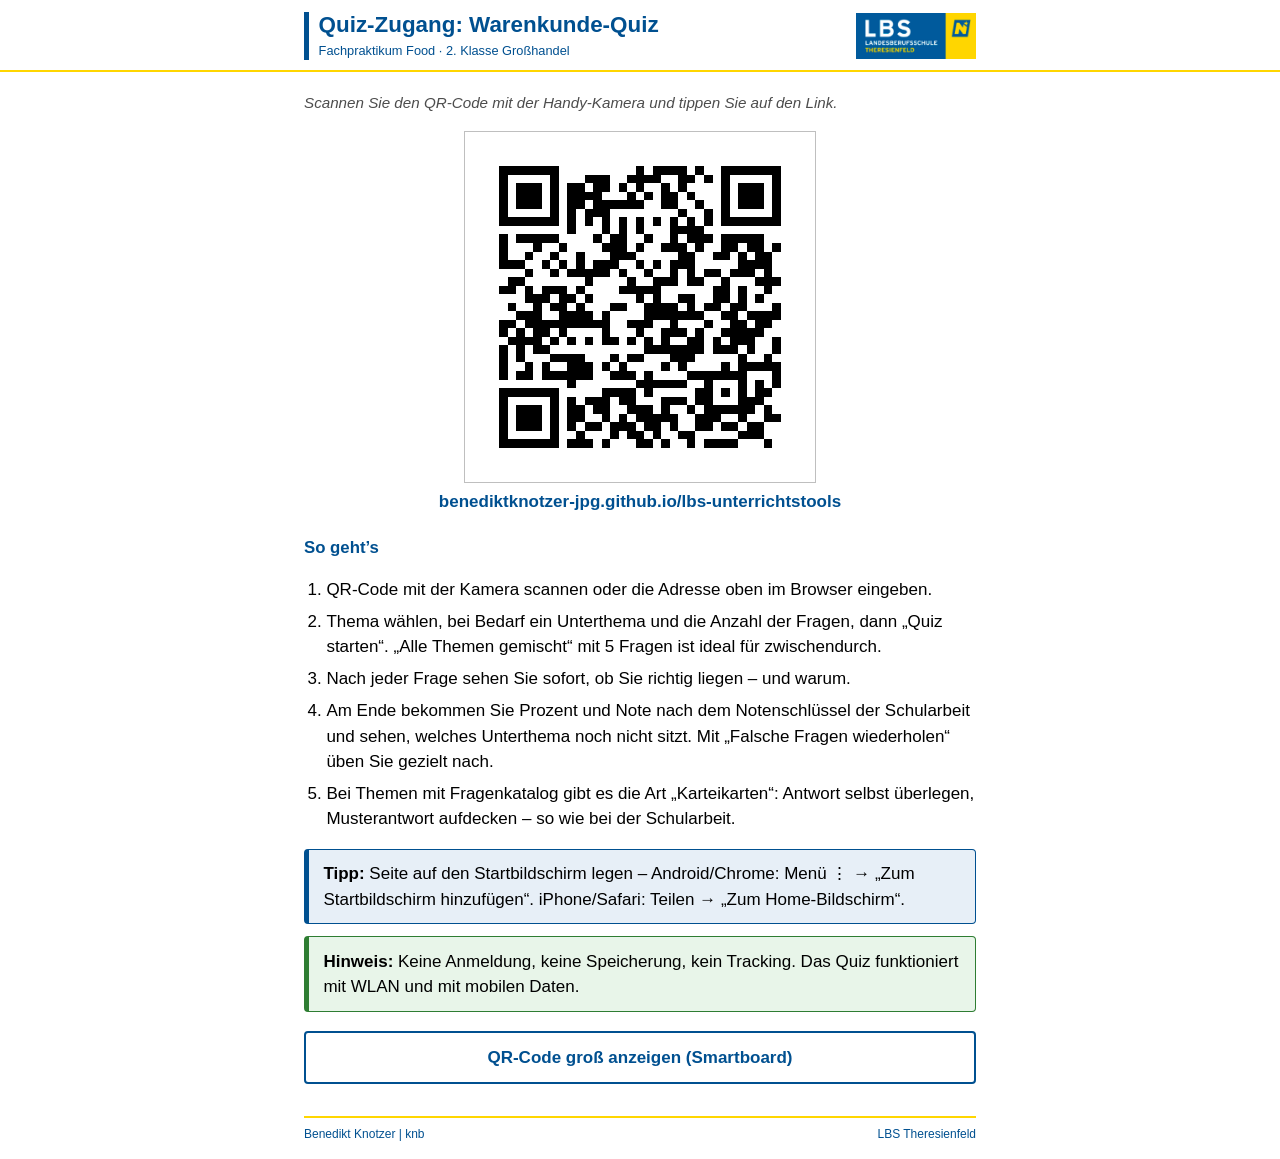
<file: zugang.html>
<!DOCTYPE html>
<html lang="de-AT">
<head>
  <meta charset="utf-8">
  <meta name="viewport" content="width=device-width, initial-scale=1">
  <meta name="color-scheme" content="light">
  <meta name="robots" content="noindex">
  <title>Quiz-Zugang · LBS Theresienfeld</title>
  <link rel="icon" href="data:,">
  <link rel="stylesheet" href="css/knb-stil.css?v=2026-10-24">
  <style>
    /* Zugangsblatt: zum Ausdrucken (A4) und zum Zeigen am Smartboard */
    .zugang-qr {
      display: block;
      width: min(80vw, 22rem);
      height: auto;
      margin: 1rem auto 0.4rem;
      border: 1px solid var(--knb-rahmen);
    }
    .zugang-adresse {
      text-align: center;
      font-weight: 700;
      color: var(--knb-blau);
      word-break: break-all;
      margin: 0 0 1.2rem;
    }
    .zugang-code {
      text-align: center;
      font-size: 2rem;
      font-weight: 700;
      letter-spacing: 0.08em;
      color: var(--knb-blau);
      margin: -0.6rem 0 1.2rem;
    }
    .zugang-code span {
      display: block;
      font-size: 0.9rem;
      letter-spacing: 0;
      font-weight: 400;
      font-style: italic;
      color: var(--knb-text-leise);
    }
    .zugang-schritte {
      padding-left: 1.4rem;
      line-height: 1.5;
    }
    .zugang-schritte li + li {
      margin-top: 0.4rem;
    }
    .zugang-vollbild {
      margin-top: 1.2rem;
    }
    @media print {
      @page { size: A4; margin: 15mm; }
      .zugang-vollbild { display: none; }
      .zugang-qr { width: 9cm; }
    }
    /* Vollbild für das Smartboard: nur der QR-Code */
    body.vollbild .knb-kopf,
    body.vollbild .knb-fuss,
    body.vollbild .nur-blatt { display: none; }
    body.vollbild .zugang-qr { width: min(90vw, 85vh); border: 0; }
  </style>
</head>
<body>
  <header class="knb-kopf">
    <div class="knb-kopf-inhalt">
      <div class="knb-kopf-text">
        <h1 class="knb-titel">Quiz-Zugang: Warenkunde-Quiz</h1>
        <p class="knb-kopf-fach">Fachpraktikum Food · 2. Klasse Großhandel</p>
      </div>
      <img class="knb-logo" src="bilder/lbs-logo.png" width="286" height="109"
           alt="Landesberufsschule Theresienfeld">
    </div>
  </header>

  <main class="knb-inhalt">
    <p class="knb-anleitung nur-blatt">Scannen Sie den QR-Code mit der Handy-Kamera und tippen Sie auf den Link.</p>
    <div id="zugang-fehler" class="knb-hinweis" hidden></div>
    <img class="zugang-qr" src="bilder/qr-quiz.svg" width="330" height="330"
         alt="QR-Code zum Warenkunde-Quiz">
    <p class="zugang-adresse" id="zugang-adresse">benediktknotzer-jpg.github.io/lbs-unterrichtstools</p>
    <p class="zugang-code" id="zugang-code" hidden></p>

    <div class="nur-blatt">
      <h2 class="knb-abschnitt">So geht’s</h2>
      <ol class="zugang-schritte">
        <li>QR-Code mit der Kamera scannen oder die Adresse oben im Browser eingeben.
          <span id="zugang-code-hinweis" hidden>Fragt die Seite nach dem Klassen-Code, tippen Sie den Code unter
          dem QR-Code ein.</span></li>
        <li>Thema wählen, bei Bedarf ein Unterthema und die Anzahl der Fragen, dann „Quiz starten“.
          „Alle Themen gemischt“ mit 5 Fragen ist ideal für zwischendurch.</li>
        <li>Nach jeder Frage sehen Sie sofort, ob Sie richtig liegen – und warum.</li>
        <li>Am Ende bekommen Sie Prozent und Note nach dem Notenschlüssel der Schularbeit und sehen, welches
          Unterthema noch nicht sitzt. Mit „Falsche Fragen wiederholen“ üben Sie gezielt nach.</li>
        <li>Bei Themen mit Fragenkatalog gibt es die Art „Karteikarten“: Antwort selbst überlegen, Musterantwort
          aufdecken – so wie bei der Schularbeit.</li>
      </ol>

      <div class="knb-tipp">
        <strong>Tipp:</strong> Seite auf den Startbildschirm legen – Android/Chrome: Menü ⋮ →
        „Zum Startbildschirm hinzufügen“. iPhone/Safari: Teilen → „Zum Home-Bildschirm“.
      </div>
      <div class="knb-hinweis">
        <strong>Hinweis:</strong> Keine Anmeldung, keine Speicherung, kein Tracking.
        Das Quiz funktioniert mit WLAN und mit mobilen Daten.
      </div>

      <button type="button" class="knopf zugang-vollbild" id="vollbild">QR-Code groß anzeigen (Smartboard)</button>
    </div>
  </main>

  <footer class="knb-fuss">
    <div class="knb-fuss-inhalt">
      <p>Benedikt Knotzer | knb</p>
      <p>LBS Theresienfeld</p>
    </div>
  </footer>

  <script>
    // Zugangsblatt für einen Klassen-Code: zugang.html?code=2GH2B-MILCH
    // Der QR-Code liegt als bilder/qr-<CODE>.svg bereit (erzeugt mit tools/qr_code.py).
    (function () {
      var code = (new URLSearchParams(location.search).get('code') || '').trim().toUpperCase();
      if (!code) return;
      var fehler = document.getElementById('zugang-fehler');
      if (!/^[A-Z0-9-]+$/.test(code)) {
        fehler.textContent = 'Der Code darf nur Buchstaben, Ziffern und Bindestriche enthalten.';
        fehler.hidden = false;
        return;
      }
      var qr = document.querySelector('.zugang-qr');
      qr.src = 'bilder/qr-' + code + '.svg';
      qr.alt = 'QR-Code zum Warenkunde-Quiz mit Klassen-Code ' + code;
      qr.addEventListener('error', function () {
        fehler.textContent = 'Für den Code ' + code + ' fehlt der QR-Code bilder/qr-' + code + '.svg. ' +
          'Erzeugen mit: python tools/qr_code.py "https://benediktknotzer-jpg.github.io/lbs-unterrichtstools/?code=' +
          code + '" bilder/qr-' + code + '.svg';
        fehler.hidden = false;
      });
      var feld = document.getElementById('zugang-code');
      feld.textContent = code;
      var unter = document.createElement('span');
      unter.textContent = 'Ihr Klassen-Code';
      feld.appendChild(unter);
      feld.hidden = false;
      document.getElementById('zugang-code-hinweis').hidden = false;
      fetch('daten/zugaenge.json', { cache: 'no-cache' })
        .then(function (r) { return r.ok ? r.json() : null; })
        .then(function (z) {
          var zug = z && (z.zugaenge || []).filter(function (x) { return String(x.code).toUpperCase() === code; })[0];
          if (!zug) {
            fehler.textContent = 'Den Code ' + code + ' gibt es in daten/zugaenge.json nicht.';
            fehler.hidden = false;
            return;
          }
          if (zug.name) document.querySelector('.knb-kopf-fach').textContent = 'Fachpraktikum Food · ' + zug.name;
          if (zug.aktiv !== true) {
            fehler.textContent = 'Achtung: Dieser Zugang ist in daten/zugaenge.json gesperrt (aktiv: false).';
            fehler.hidden = false;
          }
        })
        .catch(function () {});
    })();

    // Vollbild-Ansicht des QR-Codes; Klick auf den Code oder Esc schaltet zurück
    (function () {
      var body = document.body;
      function an() { body.classList.add('vollbild'); }
      function aus() { body.classList.remove('vollbild'); }
      document.getElementById('vollbild').addEventListener('click', an);
      document.querySelector('.zugang-qr').addEventListener('click', aus);
      document.addEventListener('keydown', function (e) { if (e.key === 'Escape') aus(); });
    })();
  </script>
</body>
</html>
</file>
<file: css/knb-stil.css>
/*
 * Grundstil für alle Unterrichtstools – nach dem aktuellen Dokumentstil von Benedikt Knotzer (knb),
 * LBS Theresienfeld (Quelle: Materialsammlung, Markenkit und lbs-lehrer-plugin/skills/dokument-stil):
 *   - Schrift Aptos (Fallback Calibri, Arial)
 *   - Titel und Überschriften fett in Logo-Blau #005090, Fließtext schwarz
 *   - gelbe Akzentlinien #FFD600 in Kopf und Fuß, LBS-Logo rechts
 *   - Dokumenttyp-Marker: farbiger Balken links vom Titel
 *   - Tabellenkopf fett blau auf Hellblau #E7EFF7, Rahmen grau #BFBFBF
 *   - Antwortflächen grau gestrichelt auf #FAFAFA, Callouts Tipp / Merke / Hinweis
 *   - Fußzeile „Benedikt Knotzer | knb“ in Blau
 * Für neue Tools diese Datei einbinden und nur Ergänzungen in einer eigenen CSS-Datei schreiben.
 */

:root {
  /* Primärfarben */
  --knb-blau: #005090;
  --knb-gelb: #ffd600;
  --knb-text: #000000;
  --knb-weiss: #ffffff;

  /* Struktur */
  --knb-blau-hell: #e7eff7;
  --knb-blau-mittel: #b3cbe0;
  --knb-grau: #808080;
  --knb-rahmen: #bfbfbf;
  --knb-zebra: #f0f0f0;
  --knb-antwortflaeche: #fafafa;
  --knb-text-leise: #4d4d4d;

  /* Dokumenttyp-Marker (Balken links vom Titel) */
  --knb-gruen: #2e7d32;
  --knb-rot: #b71c1c;
  --knb-teal: #00796b;
  --knb-lila: #5e35b1;
  --knb-marker: var(--knb-blau);

  /* Callouts */
  --knb-merke: #e65100;
  --knb-merke-hell: #fff4e5;
  --knb-hinweis-hell: #e8f5e9;

  /* Rückmeldung im Quiz (eigene Funktion, nicht Teil des Dokumentstils) */
  --knb-richtig: #1b7a35;
  --knb-richtig-hell: #e6f4ea;
  --knb-falsch: #c0251b;
  --knb-falsch-hell: #fbe9e7;
  --knb-warnung-hell: #fff6d9;
  --knb-warnung: #7a5200;

  --knb-radius: 4px;
  --knb-breite: 42rem;
}

*,
*::before,
*::after {
  box-sizing: border-box;
}

html {
  -webkit-text-size-adjust: 100%;
  text-size-adjust: 100%;
}

body {
  margin: 0;
  min-height: 100vh;
  display: flex;
  flex-direction: column;
  background: var(--knb-weiss);
  color: var(--knb-text);
  /* Aptos ist eine Microsoft-Schrift: am PC mit aktuellem Office vorhanden, sonst Calibri / Arial */
  font-family: Aptos, Calibri, Arial, "Helvetica Neue", Helvetica, sans-serif;
  font-size: 1.0625rem;
  line-height: 1.5;
  /* lange Fachwörter wie „Rindfleischkennzeichnungssystem“ umbrechen */
  overflow-wrap: break-word;
  -webkit-hyphens: auto;
  hyphens: auto;
}

button,
select,
input {
  font: inherit;
  color: inherit;
}

button {
  cursor: pointer;
  -webkit-tap-highlight-color: transparent;
}

[hidden] {
  display: none !important;
}

:focus-visible {
  outline: 3px solid var(--knb-blau);
  outline-offset: 2px;
}

/* ---------- Kopf: Titel links mit Marker, Klasse darunter, LBS-Logo rechts, gelbe Linie ---------- */

.knb-kopf {
  border-bottom: 2px solid var(--knb-gelb);
  padding: 0.75rem 1rem 0.6rem;
}

.knb-kopf-inhalt {
  max-width: var(--knb-breite);
  margin: 0 auto;
  display: flex;
  align-items: center;
  justify-content: space-between;
  gap: 0.75rem;
}

.knb-kopf-text {
  min-width: 0;
  border-left: 5px solid var(--knb-marker);
  padding-left: 0.6rem;
}

.knb-titel {
  margin: 0;
  font-size: 1.4rem;
  line-height: 1.2;
  font-weight: 700;
  color: var(--knb-blau);
}

/* Kopfzeile sekundär: Fach und Klasse unter dem Titel */
.knb-kopf-fach {
  margin: 0.15rem 0 0;
  font-size: 0.8rem;
  color: var(--knb-blau);
}

.knb-logo {
  flex: none;
  display: block;
  width: 7.5rem;
  height: auto;
}

/* ---------- Inhalt ---------- */

.knb-inhalt {
  flex: 1;
  width: 100%;
  max-width: calc(var(--knb-breite) + 2rem);
  margin: 0 auto;
  padding: 1rem 1rem 2rem;
}

/* Seitentitel im Format „Typ: Thema“ (z. B. „Quiz: Käse“) */
.knb-seitentitel {
  font-size: 1.3rem;
  line-height: 1.3;
  font-weight: 700;
  color: var(--knb-blau);
  margin: 0.25rem 0 0.75rem;
}

/* Abschnittsüberschrift */
.knb-abschnitt {
  font-size: 1.05rem;
  font-weight: 700;
  color: var(--knb-blau);
  margin: 1.25rem 0 0.4rem;
}

.knb-seitentitel:focus,
.knb-abschnitt:focus {
  outline: none;
}

/* Aufgaben-Tag wie „AUFGABE 1“: klein, fett, grau, Großbuchstaben */
.knb-tag {
  display: block;
  font-size: 0.75rem;
  font-weight: 700;
  letter-spacing: 0.04em;
  text-transform: uppercase;
  color: var(--knb-grau);
}

/* Anleitung kursiv */
.knb-anleitung {
  font-style: italic;
  color: var(--knb-text-leise);
  font-size: 0.95rem;
  margin: 0.25rem 0 0.75rem;
}

/* graue Antwortlinie (für Felder im Fließtext) */
.knb-linie {
  border-bottom: 1px solid var(--knb-grau);
}

/* Antwortfläche wie auf den Arbeitsblättern */
.knb-antwortbox {
  border: 1px dashed var(--knb-rahmen);
  border-radius: var(--knb-radius);
  background: var(--knb-antwortflaeche);
  padding: 0.6rem 0.8rem;
}

/* ---------- Tabelle: Kopf fett blau auf Hellblau, Rahmen grau ---------- */

.tabelle {
  border: 1px solid var(--knb-rahmen);
  border-radius: var(--knb-radius);
  overflow: hidden;
  background: var(--knb-weiss);
}

.tabelle-kopf {
  background: var(--knb-blau-hell);
  color: var(--knb-blau);
  font-weight: 700;
  padding: 0.5rem 0.9rem;
  border-bottom: 1px solid var(--knb-rahmen);
}

.tabelle-inhalt {
  padding: 0.75rem 0.9rem;
}

/* ---------- Callouts (Infokästen) ---------- */

.knb-tipp,
.knb-merke,
.knb-hinweis {
  border: 1px solid;
  border-left-width: 5px;
  border-radius: var(--knb-radius);
  padding: 0.7rem 0.9rem;
  margin: 0.75rem 0;
}

.knb-tipp {
  border-color: var(--knb-blau);
  background: var(--knb-blau-hell);
}

.knb-merke {
  border-color: var(--knb-merke);
  background: var(--knb-merke-hell);
}

.knb-hinweis {
  border-color: var(--knb-gruen);
  background: var(--knb-hinweis-hell);
}

/* ---------- Knöpfe ---------- */

.knopf {
  display: block;
  width: 100%;
  min-height: 3.25rem;
  padding: 0.75rem 1rem;
  border: 2px solid var(--knb-blau);
  border-radius: var(--knb-radius);
  background: var(--knb-weiss);
  color: var(--knb-blau);
  font-weight: 700;
  text-align: center;
}

.knopf.haupt {
  background: var(--knb-blau);
  color: var(--knb-weiss);
}

.knopf:disabled {
  opacity: 0.4;
  cursor: default;
}

.link-knopf {
  background: none;
  border: none;
  padding: 0.5rem 0;
  min-height: 2.75rem;
  color: var(--knb-blau);
  font-weight: 700;
  font-size: 0.95rem;
}

/* ---------- Meldungen ---------- */

.meldung {
  border: 1px solid var(--knb-falsch);
  border-left-width: 6px;
  border-radius: var(--knb-radius);
  background: var(--knb-falsch-hell);
  padding: 0.9rem 1rem;
  margin-bottom: 1rem;
}

.meldung h3 {
  margin: 0 0 0.5rem;
  font-size: 1.05rem;
  color: var(--knb-falsch);
}

.meldung p {
  margin: 0.5rem 0 0;
}

.meldung code {
  font-size: 0.9em;
  background: var(--knb-weiss);
  padding: 0.1em 0.35em;
  border-radius: 3px;
  word-break: break-all;
}

/* ---------- Fußzeile: gelbe Linie, „Benedikt Knotzer | knb“ in Blau ---------- */

.knb-fuss {
  padding: 0 1rem 1rem;
}

.knb-fuss-inhalt {
  max-width: var(--knb-breite);
  margin: 0 auto;
  border-top: 2px solid var(--knb-gelb);
  padding-top: 0.4rem;
  display: flex;
  flex-wrap: wrap;
  justify-content: space-between;
  gap: 0.25rem 1rem;
  font-size: 0.75rem;
  color: var(--knb-blau);
}

.knb-fuss-inhalt > * {
  margin: 0;
}
</file>
<file: css/quiz.css>
/* Warenkunde-Quiz – Ergänzungen zum Grundstil (knb-stil.css) */

/* Das Quiz zählt zum aktiven Arbeiten: grüner Dokumenttyp-Marker wie beim Arbeitsblatt */
:root {
  --knb-marker: var(--knb-gruen);
}

.leise {
  color: var(--knb-text-leise);
  font-size: 0.95rem;
}

/* Grid-/Flex-Kinder dürfen schmäler werden als ihr längstes Wort –
   sonst sprengt ein langes Fachwort auf schmalen Handys die Breite */
.themen-liste > *,
.antworten > *,
.feld-liste > *,
.vorrat > *,
.knopf-reihe > *,
.falsch-liste > *,
.segment > *,
.thema-knopf > * {
  min-width: 0;
}

/* ---------- Startseite ---------- */

.themen-liste {
  display: grid;
  gap: 0.9rem;
}

.thema-karte {
  border: 1px solid var(--knb-rahmen);
  border-radius: var(--knb-radius);
  overflow: hidden;
}

.thema-knopf {
  display: grid;
  width: 100%;
  padding: 0;
  border: none;
  background: var(--knb-weiss);
  text-align: left;
}

.thema-knopf:disabled {
  cursor: default;
}

/* Themenname wie ein Tabellenkopf: fett blau auf Hellblau */
.thema-name {
  background: var(--knb-blau-hell);
  color: var(--knb-blau);
  border-bottom: 1px solid var(--knb-rahmen);
  font-weight: 700;
  font-size: 1.1rem;
  padding: 0.6rem 1rem;
}

/* Gemischtes Quiz (z. B. Schularbeits-Wiederholung): gelber Akzent wie im Kopf */
.thema-karte.mischung {
  border-left: 6px solid var(--knb-gelb);
}

.thema-knopf:disabled .thema-name {
  background: var(--knb-zebra);
  color: var(--knb-grau);
}

@media (hover: hover) {
  .thema-karte:has(.thema-knopf:not(:disabled):hover) {
    border-color: var(--knb-blau);
  }
}

.thema-anzahl {
  padding: 0.6rem 1rem 0;
  color: var(--knb-text-leise);
  font-size: 0.95rem;
}

.thema-los {
  padding: 0.25rem 1rem 0.75rem;
  color: var(--knb-blau);
  font-weight: 700;
}

@media (hover: hover) {
  .thema-knopf:not(:disabled):hover .thema-los {
    text-decoration: underline;
  }
}

.thema-karte details {
  border-top: 1px solid var(--knb-blau-mittel);
  padding: 0.4rem 1rem 0.7rem;
  font-size: 0.9rem;
  background: var(--knb-warnung-hell);
}

.thema-karte details.schwer {
  background: var(--knb-falsch-hell);
}

.thema-karte summary {
  cursor: pointer;
  font-weight: 700;
  color: var(--knb-warnung);
  padding: 0.25rem 0;
}

.thema-karte details.schwer summary {
  color: var(--knb-falsch);
}

.thema-karte details ul {
  margin: 0.5rem 0 0;
  padding-left: 1.2rem;
}

.thema-karte details li + li {
  margin-top: 0.4rem;
}

/* ---------- Einstellungen ---------- */

.feld-titel {
  display: block;
  padding: 0;
}

.auswahl {
  width: 100%;
  min-height: 3.25rem;
  padding: 0.5rem 0.75rem;
  border: 1px solid var(--knb-blau);
  border-radius: var(--knb-radius);
  background: var(--knb-weiss);
}

.anzahl {
  border: none;
  margin: 0;
  padding: 0;
}

.segment {
  display: grid;
  grid-auto-flow: column;
  grid-auto-columns: 1fr;
  gap: 0.5rem;
}

.segment [hidden],
.anzahl[hidden] {
  display: none;
}

.segment label {
  position: relative;
}

.segment input {
  position: absolute;
  opacity: 0;
  inset: 0;
  margin: 0;
}

.segment span {
  display: flex;
  align-items: center;
  justify-content: center;
  min-height: 3.25rem;
  border: 1px solid var(--knb-blau);
  border-radius: var(--knb-radius);
  background: var(--knb-weiss);
  color: var(--knb-blau);
  font-weight: 700;
  cursor: pointer;
}

.segment input:checked + span {
  background: var(--knb-blau);
  color: var(--knb-weiss);
}

.segment input:focus-visible + span {
  outline: 3px solid var(--knb-blau);
  outline-offset: 2px;
}

/* Themen einer Mischung an- und abhaken */
.themenwahl-knoepfe {
  display: flex;
  gap: 1.5rem;
}

.themenwahl-liste {
  display: grid;
  gap: 0.5rem;
  margin-bottom: 0.5rem;
}

.themenwahl-eintrag {
  display: flex;
  align-items: center;
  gap: 0.75rem;
  min-height: 3rem;
  padding: 0.4rem 0.75rem;
  border: 1px solid var(--knb-blau);
  border-radius: var(--knb-radius);
  background: var(--knb-weiss);
  cursor: pointer;
}

.themenwahl-eintrag input {
  width: 1.4rem;
  height: 1.4rem;
  flex: none;
  margin: 0;
  accent-color: var(--knb-blau);
}

.themenwahl-name {
  flex: 1;
  min-width: 0;
}

.themenwahl-zahl {
  color: var(--knb-blau);
  font-weight: 700;
}

.themenwahl-eintrag:has(input:not(:checked)) {
  border-color: #BFBFBF;
  color: #6b6b6b;
}

#einst-info {
  margin: 1rem 0;
}

/* ---------- Quiz ---------- */

.quiz-leiste {
  display: flex;
  justify-content: space-between;
  align-items: center;
}

.fortschritt-text {
  font-weight: 700;
  color: var(--knb-blau);
}

.balken {
  height: 0.4rem;
  background: var(--knb-blau-hell);
  border: 1px solid var(--knb-blau-mittel);
  border-radius: 999px;
  overflow: hidden;
}

.balken-fuellung {
  height: 100%;
  width: 0;
  background: var(--knb-blau);
  transition: width 0.3s ease;
}

.quiz-thema {
  margin: 1.1rem 0 0.2rem;
  font-size: 0.9rem;
}

.frage {
  font-size: 1.2rem;
  line-height: 1.4;
  font-weight: 700;
  margin: 0;
}

.frage:focus {
  outline: none;
}

.antworten {
  display: grid;
  gap: 0.6rem;
}

.antwort {
  display: flex;
  align-items: center;
  gap: 0.8rem;
  width: 100%;
  min-height: 3.5rem;
  padding: 0.55rem 0.8rem 0.55rem 0.55rem;
  border: 1px solid var(--knb-blau);
  border-radius: var(--knb-radius);
  background: var(--knb-weiss);
  text-align: left;
  line-height: 1.35;
}

.antwort-text {
  min-width: 0;
}

/* Buchstabe wie ein kleiner blauer Tabellenkopf */
.antwort .zeichen {
  flex: none;
  display: flex;
  align-items: center;
  justify-content: center;
  width: 2rem;
  height: 2rem;
  border-radius: 3px;
  background: var(--knb-blau);
  color: var(--knb-weiss);
  font-weight: 700;
}

.antwort:not(:disabled):active {
  background: var(--knb-blau-hell);
}

@media (hover: hover) {
  .antwort:not(:disabled):hover {
    background: var(--knb-blau-hell);
  }
}

.antwort:disabled {
  cursor: default;
  color: var(--knb-text);
}

.antwort.ist-richtig {
  border: 2px solid var(--knb-richtig);
  background: var(--knb-richtig-hell);
}

.antwort.ist-richtig .zeichen {
  background: var(--knb-richtig);
}

.antwort.ist-falsch {
  border: 2px solid var(--knb-falsch);
  background: var(--knb-falsch-hell);
}

.antwort.ist-falsch .zeichen {
  background: var(--knb-falsch);
}

.antwort.gedimmt {
  opacity: 0.5;
}

.antworten.rf {
  grid-template-columns: 1fr 1fr;
}

.antworten.rf .antwort {
  justify-content: center;
  font-weight: 700;
  min-height: 4rem;
}

/* ---------- Felder für Zuordnen, Reihenfolge, Lückentext ---------- */

.feld-liste {
  display: grid;
  gap: 0.55rem;
  margin: 0;
  padding: 0;
  list-style: none;
}

.feld-karte {
  border: 1px solid var(--knb-blau-mittel);
  border-radius: var(--knb-radius);
  padding: 0.5rem 0.8rem 0.6rem;
}

.feld-karte.aktiv {
  border-color: var(--knb-blau);
  box-shadow: 0 0 0 1px var(--knb-blau);
}

.feld-karte.ist-richtig {
  border-color: var(--knb-richtig);
  background: var(--knb-richtig-hell);
}

.feld-karte.ist-falsch {
  border-color: var(--knb-falsch);
  background: var(--knb-falsch-hell);
}

.feld-titel {
  font-weight: 700;
  color: var(--knb-blau);
}

.rh-karte {
  display: grid;
  grid-template-columns: auto 1fr;
  align-items: center;
  column-gap: 0.7rem;
}

.rh-karte .korrektur {
  grid-column: 2;
}

.rh-nr {
  display: flex;
  align-items: center;
  justify-content: center;
  width: 2rem;
  height: 2rem;
  border-radius: 3px;
  background: var(--knb-blau);
  color: var(--knb-weiss);
  font-weight: 700;
}

/* Ein leeres Feld sieht aus wie eine graue Antwortlinie */
.feld {
  display: block;
  width: 100%;
  min-height: 2.6rem;
  padding: 0.35rem 0.1rem;
  border: none;
  border-bottom: 1px solid var(--knb-grau);
  background: none;
  text-align: left;
  line-height: 1.35;
  min-width: 0;
}

button.feld.leer {
  color: var(--knb-grau);
  font-style: italic;
}

button.feld.aktiv {
  border-bottom: 2px solid var(--knb-blau);
  color: var(--knb-blau);
  background: var(--knb-blau-hell);
}

button.feld.belegt {
  font-weight: 700;
}

.feld-karte .feld .zeichen {
  font-weight: 700;
  margin-right: 0.4rem;
}

.feld-karte.ist-richtig .zeichen,
.luecke.ist-richtig .zeichen {
  color: var(--knb-richtig);
}

.feld-karte.ist-falsch .zeichen,
.luecke.ist-falsch .zeichen {
  color: var(--knb-falsch);
}

.feld-karte.ist-richtig .feld,
.feld-karte.ist-falsch .feld {
  border-bottom: none;
  min-height: 0;
}

.korrektur {
  margin-top: 0.3rem;
  color: var(--knb-richtig);
  font-weight: 700;
  font-size: 0.95rem;
}

/* Lückentext: Lücken stehen im Fließtext */
.lt-text {
  font-size: 1.1rem;
  line-height: 2.4;
  margin: 0;
  padding: 0.25rem 0.9rem 0.5rem;
  border: 1px solid var(--knb-blau-mittel);
  border-radius: var(--knb-radius);
}

.feld.luecke {
  display: inline;
  width: auto;
  min-height: 0;
  padding: 0.2rem 0.4rem;
  margin: 0 0.1rem;
  font-size: inherit;
  line-height: 1.6;
  -webkit-box-decoration-break: clone;
  box-decoration-break: clone;
}

button.feld.luecke.leer {
  display: inline-block;
  min-width: 6.5rem;
}

span.feld.luecke {
  border-bottom: none;
  border-radius: 3px;
  font-weight: 700;
}

span.feld.luecke.ist-richtig {
  background: var(--knb-richtig-hell);
  color: var(--knb-richtig);
}

span.feld.luecke.ist-falsch {
  background: var(--knb-falsch-hell);
  color: var(--knb-falsch);
}

span.feld.luecke.ist-falsch strong {
  color: var(--knb-richtig);
}

/* Vorrat an Antworten / Wörtern / Schritten */
.vorrat-titel {
  font-weight: 700;
  color: var(--knb-blau);
  margin: 1.1rem 0 0.45rem;
}

.vorrat {
  display: grid;
  gap: 0.5rem;
}

.vorrat .antwort {
  min-height: 3rem;
  border-style: dashed;
}

.vorrat .antwort .zeichen {
  width: 1.6rem;
  height: 1.6rem;
  background: var(--knb-blau-hell);
  color: var(--knb-blau);
}

#tipp-pruefen {
  margin-top: 1.1rem;
}

/* ---------- Rückmeldung ---------- */

.rueckmeldung {
  margin: 1.1rem 0 1rem;
  padding: 0.8rem 1rem;
  border: 1px solid;
  border-left-width: 6px;
  border-radius: var(--knb-radius);
}

.rueckmeldung.gut {
  border-color: var(--knb-richtig);
  background: var(--knb-richtig-hell);
}

.rueckmeldung.schlecht {
  border-color: var(--knb-falsch);
  background: var(--knb-falsch-hell);
}

.rueckmeldung strong {
  display: block;
  font-size: 1.1rem;
}

.rueckmeldung.gut strong {
  color: var(--knb-richtig);
}

.rueckmeldung.schlecht strong {
  color: var(--knb-falsch);
}

.rueckmeldung p {
  margin: 0.3rem 0 0;
}

/* ---------- Auswertung ---------- */

.punkte .tabelle-inhalt {
  text-align: center;
  padding: 1rem;
}

.punkte-zahl {
  font-size: 3.2rem;
  font-weight: 700;
  line-height: 1.1;
  color: var(--knb-blau);
}

.punkte-note {
  margin-top: 0.5rem;
}

.punkte-text {
  margin-top: 0.4rem;
  font-style: italic;
  color: var(--knb-text-leise);
}

.knopf-reihe {
  display: grid;
  gap: 0.7rem;
  margin-top: 1.1rem;
}

.falsch-liste {
  margin: 0;
  padding: 0;
  list-style: none;
  display: grid;
  gap: 0.8rem;
}

.falsch-frage {
  font-weight: 700;
  margin: 0 0 0.5rem;
}

.zeile-ihre,
.zeile-richtig {
  margin: 0.25rem 0 0;
  font-size: 0.95rem;
}

.zeile-ihre,
.paar-falsch {
  color: var(--knb-falsch);
}

.zeile-richtig,
.paar-richtig {
  color: var(--knb-richtig);
  font-weight: 700;
}

.lt-loesung {
  font-weight: 400;
  color: var(--knb-text);
}

.lt-loesung strong {
  color: var(--knb-richtig);
}

.falsch-liste ul,
.falsch-liste ol {
  margin: 0.3rem 0 0;
  padding-left: 1.3rem;
  font-size: 0.95rem;
}

.falsch-liste li li + li {
  margin-top: 0.3rem;
}

/* ---------- Mehrfachauswahl (MM) ---------- */

.antwort.gewaehlt {
  border: 2px solid var(--knb-blau);
  background: var(--knb-blau-hell);
}

.antwort.gewaehlt .zeichen {
  background: var(--knb-blau);
}

/* richtige Antwort, die nicht angetippt wurde */
.antwort.fehlend {
  border-style: dashed;
}

.fehlend-hinweis {
  font-style: italic;
  color: var(--knb-richtig);
}

#mm-pruefen {
  margin-top: 1.1rem;
}

/* ---------- Erklärung nach dem Beantworten ---------- */

.rueckmeldung p.erklaerung,
.falsch-liste .erklaerung {
  margin-top: 0.5rem;
  padding-top: 0.5rem;
  border-top: 1px solid var(--knb-rahmen);
  color: var(--knb-text);
}

.falsch-liste .erklaerung {
  font-size: 0.95rem;
}

/* ---------- Notenschlüssel ---------- */

.notenschluessel {
  width: 100%;
  margin-top: 1.1rem;
  border-collapse: collapse;
  font-size: 0.95rem;
}

.notenschluessel caption {
  text-align: left;
  font-weight: 700;
  color: var(--knb-blau);
  margin-bottom: 0.4rem;
}

.notenschluessel th,
.notenschluessel td {
  border: 1px solid var(--knb-rahmen);
  padding: 0.35rem 0.6rem;
  text-align: left;
}

.notenschluessel th {
  background: var(--knb-blau-hell);
  color: var(--knb-blau);
}

.notenschluessel tr.erreicht td {
  background: var(--knb-gelb);
  font-weight: 700;
}

/* ---------- Klassen-Code auf der Startseite ---------- */

.code-zeile {
  display: grid;
  grid-template-columns: 1fr auto;
  gap: 0.5rem;
}

.code-zeile > * {
  min-width: 0;
}

#code-eingabe {
  text-transform: uppercase;
  font-weight: 700;
  letter-spacing: 0.05em;
}

.code-meldung {
  padding: 0.6rem 0.8rem;
  border-left: 6px solid var(--knb-falsch);
  background: var(--knb-falsch-hell);
  color: var(--knb-falsch);
  font-weight: 700;
}

/* Einstieg „Alle Themen gemischt“: blauer statt gelber Akzent */
.thema-karte.gesamt {
  border-left: 6px solid var(--knb-blau);
}

/* ---------- Auswertung nach Unterthemen ---------- */

.unterthemen td:nth-child(2),
.unterthemen td:nth-child(3) {
  white-space: nowrap;
}

.unterthemen tr.schwach td {
  background: var(--knb-falsch-hell);
  color: var(--knb-falsch);
  font-weight: 700;
}

/* ---------- Karteikarten ---------- */

/* Die Frage steht auf der Karte selbst – die Überschrift bleibt nur für Vorlesegeräte */
.karten-modus .frage {
  position: absolute;
  width: 1px;
  height: 1px;
  overflow: hidden;
  clip-path: inset(50%);
  white-space: nowrap;
}

.karteikarte {
  display: block;
  width: 100%;
  margin: 0.4rem 0 0;
  padding: 0;
  border: 0;
  background: none;
  color: inherit;
  font: inherit;
  text-align: left;
  cursor: pointer;
  perspective: 1400px;
}

/* Beide Seiten liegen in derselben Rasterzelle – die Karte ist so hoch wie die längere Seite */
.karte-innen {
  display: grid;
  transform-style: preserve-3d;
  transition: transform 0.5s ease;
}

.karteikarte.umgedreht .karte-innen {
  transform: rotateY(180deg);
}

.karte-seite {
  grid-area: 1 / 1;
  display: flex;
  flex-direction: column;
  gap: 0.7rem;
  min-height: 14rem;
  padding: 1.1rem 1.2rem 1rem;
  border: 2px solid var(--knb-blau);
  border-top: 6px solid var(--knb-gelb);
  border-radius: 8px;
  background: var(--knb-weiss);
  box-shadow: 0 3px 12px rgba(0, 0, 0, 0.14);
  -webkit-backface-visibility: hidden;
  backface-visibility: hidden;
}

.karte-hinten {
  transform: rotateY(180deg);
  background: var(--knb-blau-hell);
}

.karte-etikett {
  font-size: 0.8rem;
  font-weight: 700;
  letter-spacing: 0.06em;
  text-transform: uppercase;
  color: var(--knb-blau);
}

.karte-text {
  font-size: 1.25rem;
  font-weight: 700;
  line-height: 1.35;
}

.karte-hinten .karte-text {
  font-size: 1.05rem;
  font-weight: 400;
  line-height: 1.45;
}

.karte-erklaerung {
  font-size: 0.95rem;
  color: var(--knb-text-leise);
}

.karte-tipp {
  margin-top: auto;
  font-size: 0.9rem;
  font-style: italic;
  color: var(--knb-text-leise);
}

.karteikarte:hover .karte-seite {
  box-shadow: 0 5px 16px rgba(0, 80, 144, 0.25);
}

.karteikarte:focus-visible {
  outline: none;
}

.karteikarte:focus-visible .karte-seite {
  outline: 3px solid var(--knb-blau);
  outline-offset: 3px;
}

.antworten.karten-wahl {
  grid-template-columns: 1fr 1fr;
  margin-top: 1rem;
}

.karten-wahl .antwort {
  justify-content: center;
  min-height: 3.8rem;
  font-weight: 700;
}

.antwort.karte-gewusst .zeichen { background: var(--knb-richtig); }
.antwort.karte-nochmal .zeichen { background: var(--knb-warnung); }

@media (prefers-reduced-motion: reduce) {
  .karte-innen {
    transition: none;
  }
}

/* ---------- Offene Antwort (OA) ---------- */

/* Antwortfläche wie auf den Arbeitsblättern: grau gestrichelt */
.oa-eingabe {
  display: block;
  width: 100%;
  min-height: 7rem;
  margin-top: 0.4rem;
  padding: 0.7rem 0.8rem;
  border: 2px dashed var(--knb-rahmen);
  border-radius: var(--knb-radius);
  background: var(--knb-antwortflaeche);
  color: var(--knb-text);
  font: inherit;
  font-size: 1.05rem;
  line-height: 1.45;
  resize: vertical;
}

.oa-eingabe:focus {
  outline: none;
  border-color: var(--knb-blau);
  background: var(--knb-weiss);
}

.oa-eingabe[readonly] {
  border-style: solid;
  background: var(--knb-zebra);
}

.oa-hinweis {
  margin: 0.4rem 0 0;
  font-size: 0.9rem;
  font-style: italic;
  color: var(--knb-text-leise);
}

#oa-pruefen {
  margin-top: 0.8rem;
}

.oa-begriffe {
  display: grid;
  gap: 0.4rem;
  margin: 0.8rem 0 0;
  padding: 0;
  list-style: none;
}

.oa-begriffe li {
  display: flex;
  align-items: center;
  gap: 0.6rem;
  padding: 0.4rem 0.6rem;
  border-radius: var(--knb-radius);
  font-weight: 700;
}

.oa-begriffe li.ist-richtig {
  background: var(--knb-richtig-hell);
  color: var(--knb-richtig);
}

.oa-begriffe li.ist-falsch {
  background: var(--knb-falsch-hell);
  color: var(--knb-falsch);
}

.oa-begriffe .zeichen {
  flex: none;
  display: flex;
  align-items: center;
  justify-content: center;
  width: 1.6rem;
  height: 1.6rem;
  border-radius: 3px;
  color: var(--knb-weiss);
}

.oa-begriffe li.auch-moeglich {
  background: var(--knb-zebra);
  color: var(--knb-text-leise);
  font-weight: 400;
}

.oa-begriffe .auch-moeglich .zeichen { background: var(--knb-grau); }
.oa-begriffe .ist-richtig .zeichen { background: var(--knb-richtig); }
.oa-begriffe .ist-falsch .zeichen { background: var(--knb-falsch); }

.oa-muster {
  font-weight: 700;
}

/* ---------- Klassenquiz (Smartboard) ---------- */

.klasse-leiste {
  display: flex;
  justify-content: space-between;
  align-items: center;
  margin-top: 0.6rem;
  font-weight: 700;
  color: var(--knb-blau);
}

.klasse-uhr {
  min-width: 4.5rem;
  padding: 0.2rem 0.6rem;
  border: 2px solid var(--knb-blau);
  border-radius: var(--knb-radius);
  text-align: center;
  font-variant-numeric: tabular-nums;
}

.klasse-uhr.abgelaufen {
  border-color: var(--knb-falsch);
  background: var(--knb-falsch-hell);
  color: var(--knb-falsch);
}

#klasse-aufloesen {
  margin-top: 1.1rem;
}

#klasse-aufloesen.dringend {
  outline: 4px solid var(--knb-gelb);
  outline-offset: 2px;
}

.team-knoepfe {
  grid-template-columns: 1fr 1fr;
}

body.klassenmodus {
  --knb-breite: 64rem;
}

body.klassenmodus .frage {
  font-size: 2.1rem;
}

body.klassenmodus .quiz-thema,
body.klassenmodus .knb-anleitung,
body.klassenmodus .klasse-leiste {
  font-size: 1.3rem;
}

body.klassenmodus .klasse-uhr {
  font-size: 2rem;
}

body.klassenmodus .antwort {
  font-size: 1.6rem;
  min-height: 5rem;
}

body.klassenmodus .antwort .zeichen {
  width: 3.2rem;
  height: 3.2rem;
  font-size: 1.8rem;
}

body.klassenmodus .rueckmeldung {
  font-size: 1.3rem;
}

body.klassenmodus .rueckmeldung strong {
  font-size: 1.6rem;
}

@media (min-width: 48rem) {
  body.klassenmodus .antworten.klasse:not(.rf) {
    grid-template-columns: 1fr 1fr;
  }
}

body.klassenmodus .knopf {
  font-size: 1.35rem;
  min-height: 3.8rem;
}
</file>
